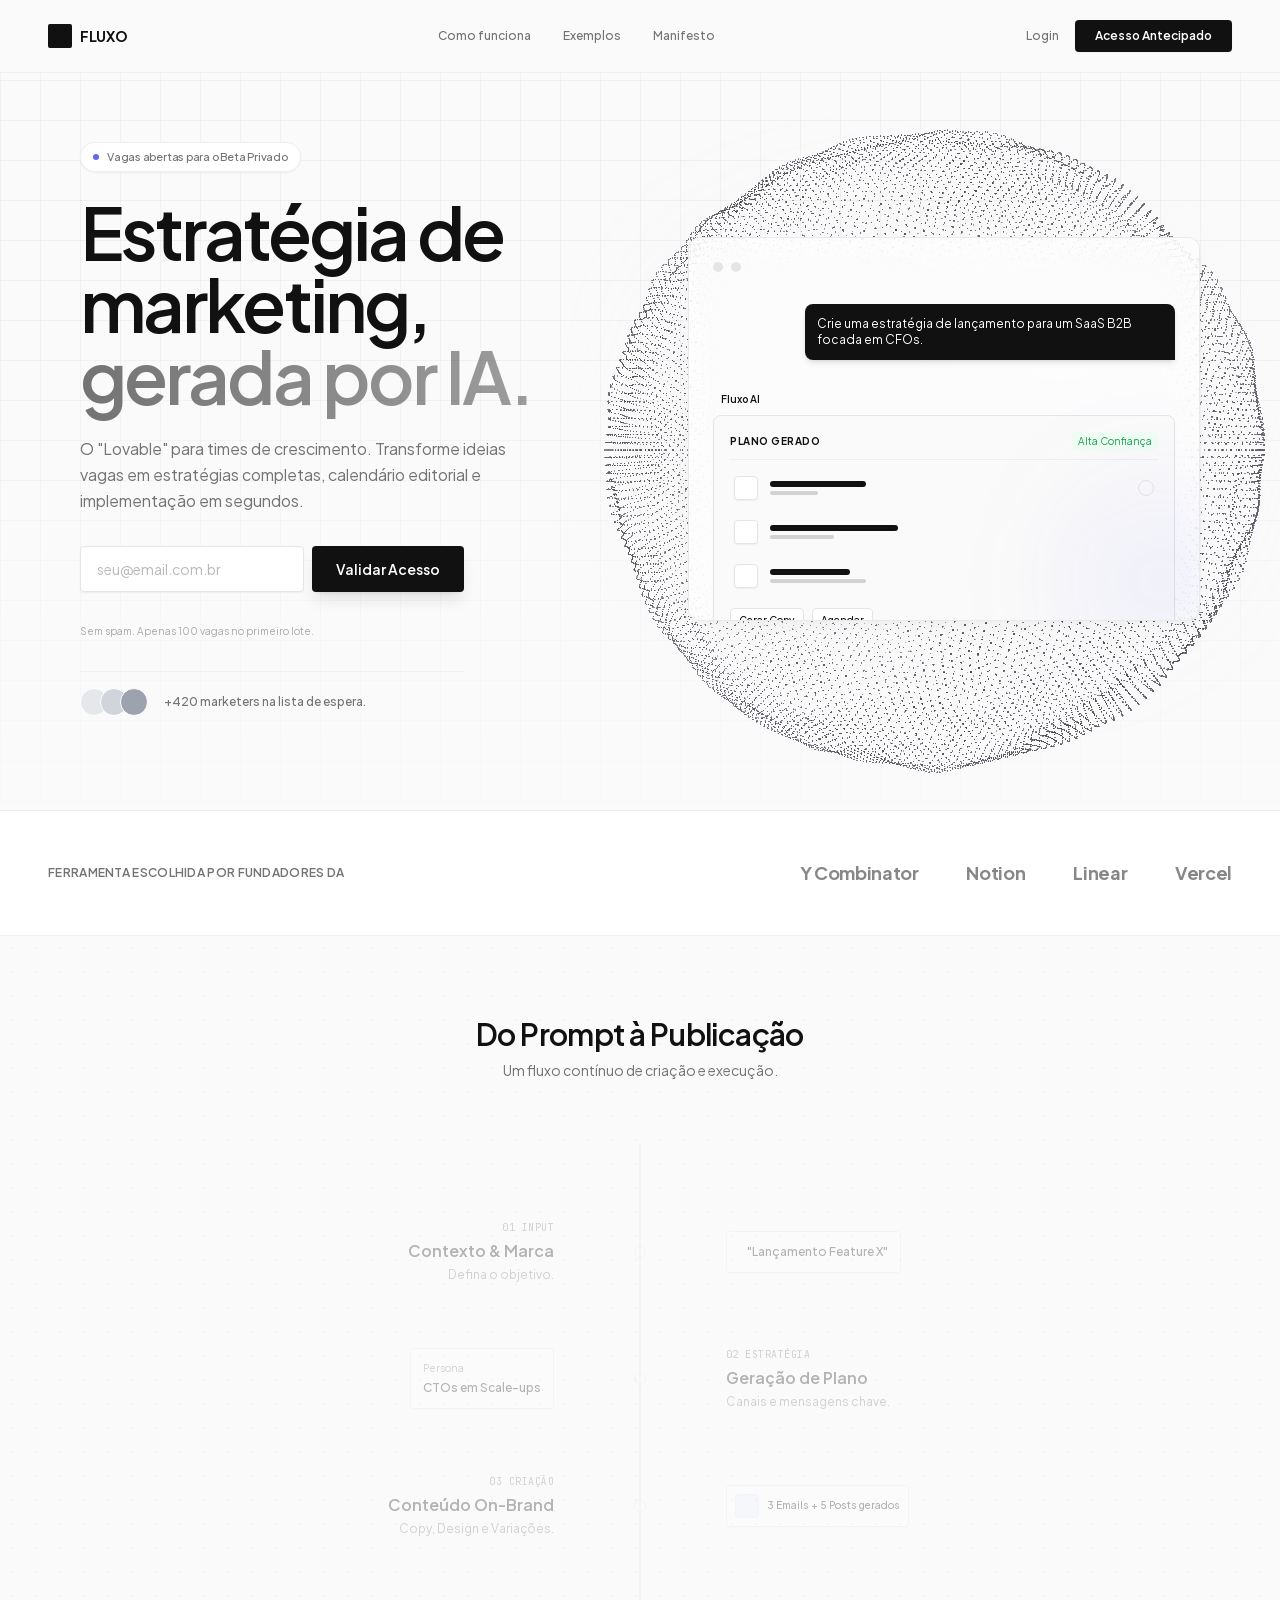
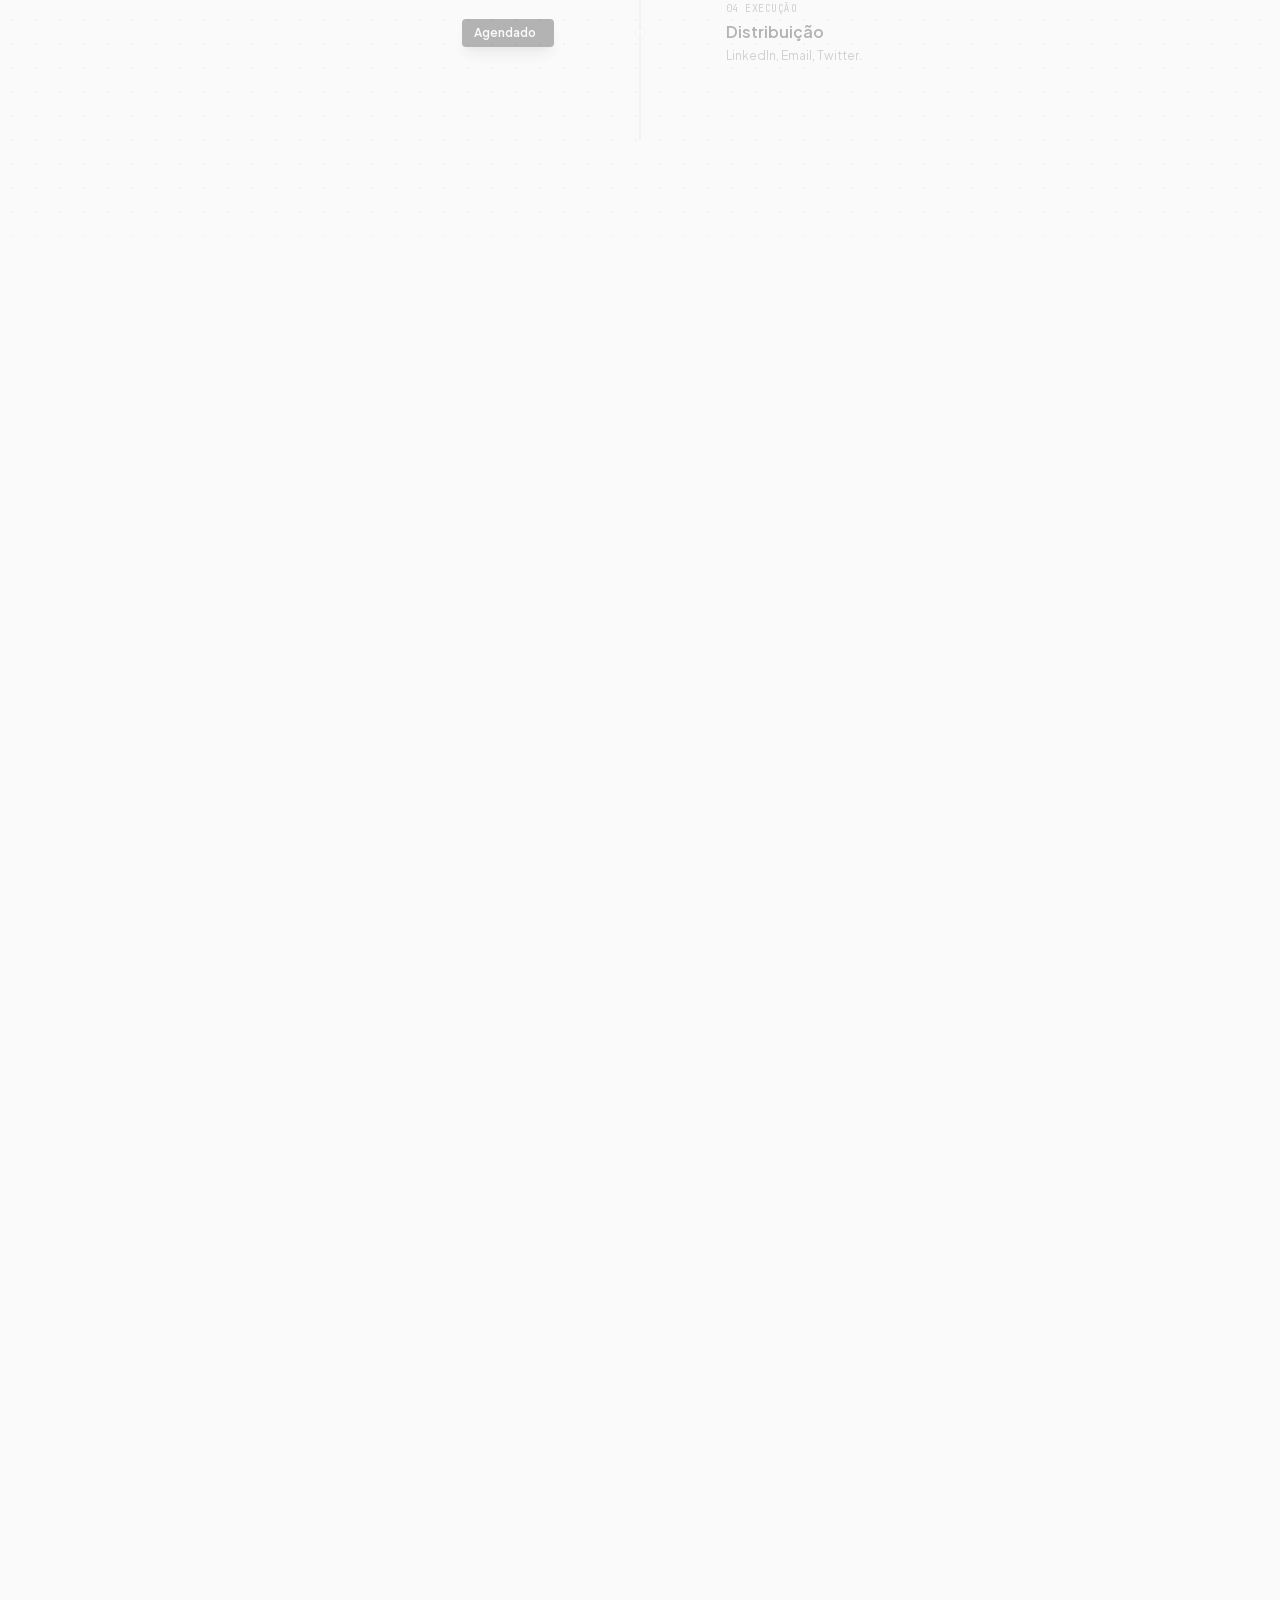
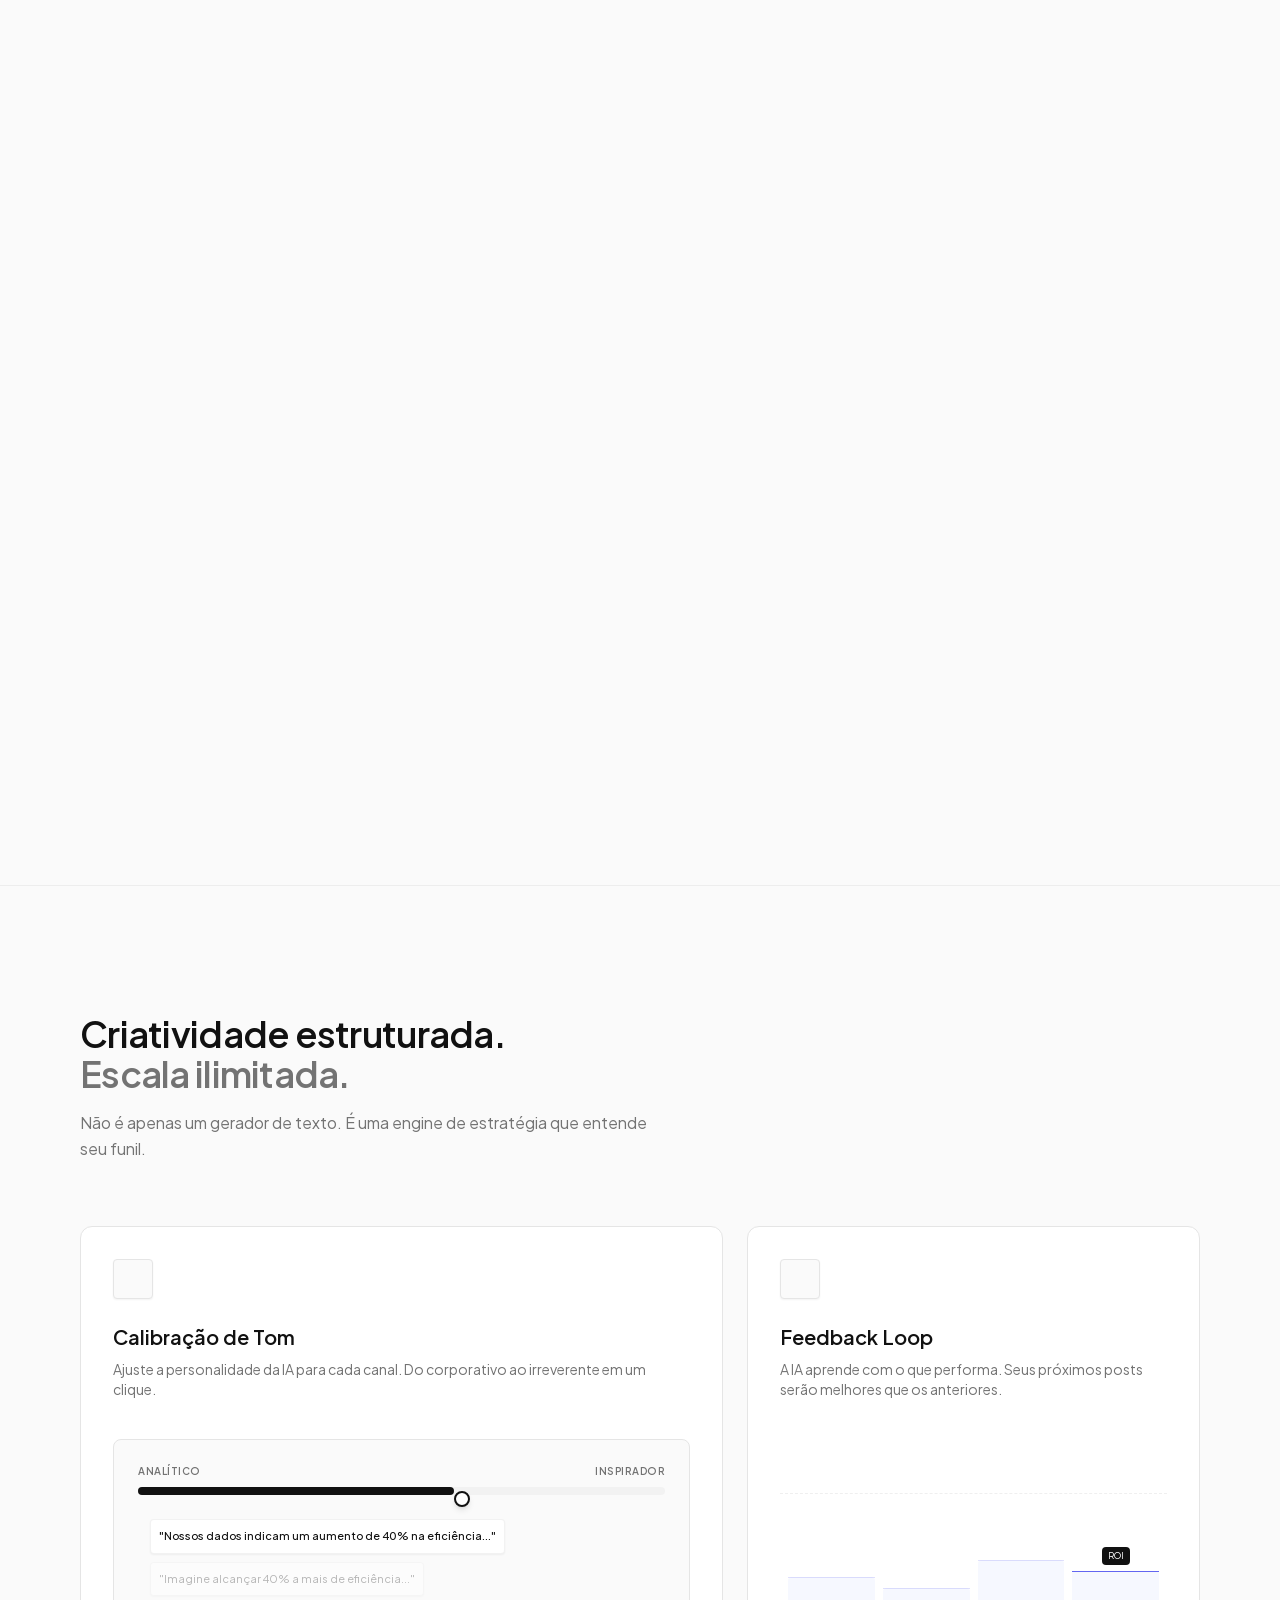
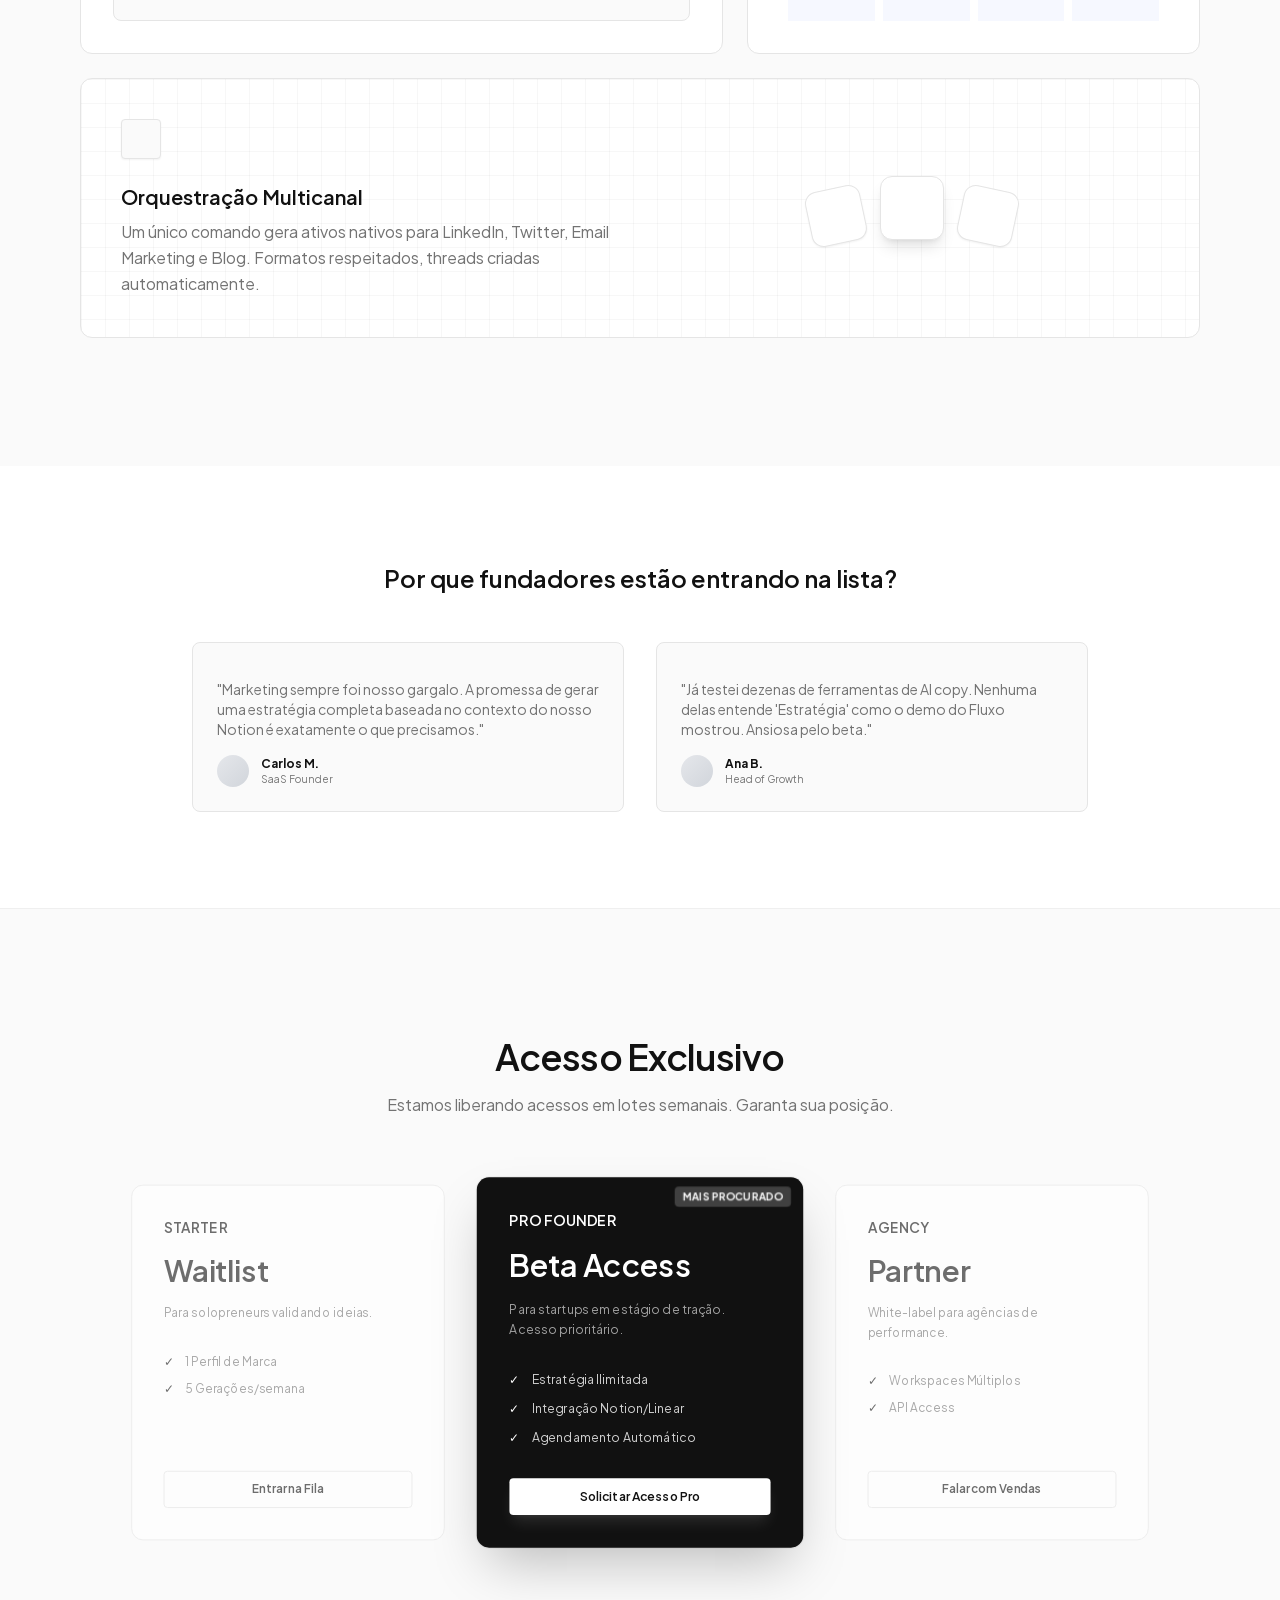
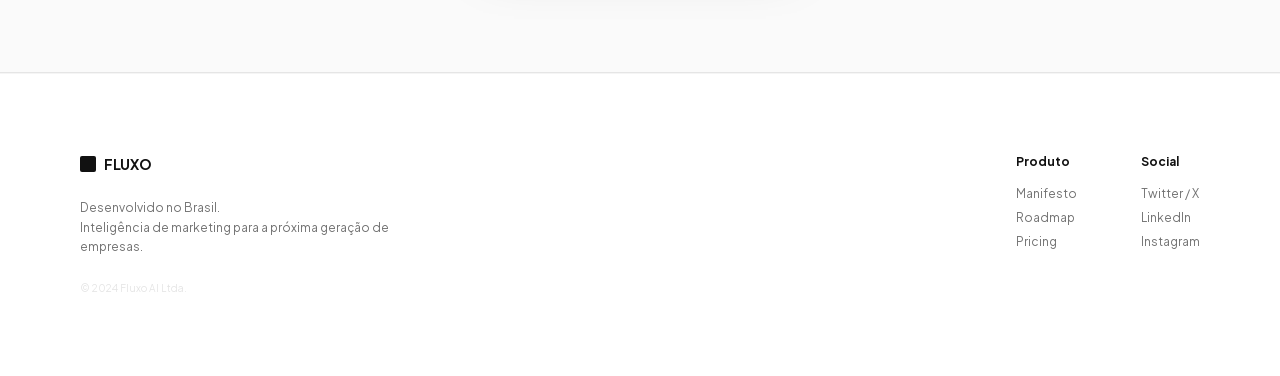
<file: ai-marketing-56.aura.build/index.html>
<html lang="pt-BR"><head>
<script id="aura-supabase-token-firewall">(function () {
  if (window.__AURA_SUPABASE_FIREWALL__) return;
  window.__AURA_SUPABASE_FIREWALL__ = true;

  var SUPABASE_HOST = "hoirqrkdgbmvpwutwuwj.supabase.co";
  var BLOCKED_KEY_PATTERNS = [
    /^sb-[a-z0-9-]+-auth-token$/i,
    /^supabase\.auth\.token$/i
  ];

  function isBlockedStorageKey(key) {
    if (typeof key !== "string") return false;
    for (var i = 0; i < BLOCKED_KEY_PATTERNS.length; i++) {
      if (BLOCKED_KEY_PATTERNS[i].test(key)) return true;
    }
    return false;
  }

  function toAbsoluteUrl(input) {
    try {
      return new URL(input, window.location.href);
    } catch {
      return null;
    }
  }

  function isSupabaseDestination(input) {
    var parsed = toAbsoluteUrl(input);
    if (!parsed) return false;
    if (SUPABASE_HOST && parsed.host === SUPABASE_HOST) return true;
    return parsed.host.endsWith(".supabase.co");
  }

  function pathLooksSensitive(input) {
    var parsed = toAbsoluteUrl(input);
    if (!parsed) return false;
    return /^\/(auth|rest|functions)\/v1\//.test(parsed.pathname || "");
  }

  function headersContainAuth(headersLike) {
    if (!headersLike) return false;

    try {
      if (typeof Headers !== "undefined" && headersLike instanceof Headers) {
        return !!(headersLike.get("authorization") || headersLike.get("apikey"));
      }
    } catch {}

    if (Array.isArray(headersLike)) {
      for (var i = 0; i < headersLike.length; i++) {
        var pair = headersLike[i] || [];
        var name = String(pair[0] || "").toLowerCase();
        if (name === "authorization" || name === "apikey") return true;
      }
      return false;
    }

    if (typeof headersLike === "object") {
      var keys = Object.keys(headersLike);
      for (var j = 0; j < keys.length; j++) {
        var k = keys[j].toLowerCase();
        if (k === "authorization" || k === "apikey") return true;
      }
    }
    return false;
  }

  function requestLooksSensitive(input, init, extraHeaders) {
    var url = "";
    try {
      if (typeof input === "string") {
        url = input;
      } else if (input && typeof input.url === "string") {
        url = input.url;
      }
    } catch {}

    var headers =
      (init && init.headers) ||
      (input && input.headers) ||
      extraHeaders ||
      null;
    var hasAuthHeaders = headersContainAuth(headers);
    if (hasAuthHeaders) return true;

    if (!url) return false;
    if (isSupabaseDestination(url) && pathLooksSensitive(url)) return true;
    return false;
  }

  function patchStorage(storage, storageName) {
    if (!storage) return;
    var proto = Object.getPrototypeOf(storage);
    if (!proto || proto.__auraSupabaseFirewallPatched) return;

    var rawGetItem = proto.getItem;
    var rawSetItem = proto.setItem;
    var rawRemoveItem = proto.removeItem;
    var rawKey = proto.key;
    var rawLengthDescriptor = Object.getOwnPropertyDescriptor(proto, "length");
    var rawLengthGet = rawLengthDescriptor && rawLengthDescriptor.get;

    function getRawLength(instance) {
      try {
        if (rawLengthGet) return Number(rawLengthGet.call(instance) || 0);
      } catch {}
      try {
        return Number(instance.length || 0);
      } catch {}
      return 0;
    }

    function getVisibleKeys(instance) {
      var visible = [];
      var total = getRawLength(instance);
      for (var i = 0; i < total; i++) {
        var currentKey = rawKey.call(instance, i);
        if (currentKey && !isBlockedStorageKey(currentKey)) {
          visible.push(currentKey);
        }
      }
      return visible;
    }

    function maskBlockedKeyProperty(instance, keyName) {
      if (!keyName || !isBlockedStorageKey(keyName)) return;
      try {
        Object.defineProperty(instance, keyName, {
          configurable: true,
          enumerable: false,
          get: function () {
            return null;
          },
          set: function () {
            return true;
          }
        });
      } catch {}
    }

    function syncBlockedKeyProperties(instance) {
      var total = getRawLength(instance);
      for (var i = 0; i < total; i++) {
        var k = rawKey.call(instance, i);
        if (k) maskBlockedKeyProperty(instance, k);
      }
    }

    proto.getItem = function (key) {
      syncBlockedKeyProperties(this);
      if (isBlockedStorageKey(String(key))) return null;
      return rawGetItem.call(this, key);
    };

    proto.setItem = function (key, value) {
      if (isBlockedStorageKey(String(key))) return;
      return rawSetItem.call(this, key, value);
    };

    proto.removeItem = function (key) {
      if (isBlockedStorageKey(String(key))) return;
      return rawRemoveItem.call(this, key);
    };

    proto.key = function (index) {
      syncBlockedKeyProperties(this);
      var visible = getVisibleKeys(this);
      return visible[index] || null;
    };

    try {
      Object.defineProperty(proto, "length", {
        configurable: true,
        enumerable: false,
        get: function () {
          syncBlockedKeyProperties(this);
          return getVisibleKeys(this).length;
        }
      });
    } catch {}

    var proxyStorage = null;
    try {
      proxyStorage = new Proxy(storage, {
        get: function (target, prop) {
          if (typeof prop === "string" && isBlockedStorageKey(prop)) return null;
          if (prop === "length") return getVisibleKeys(target).length;
          if (prop === "key") {
            return function (index) {
              var visible = getVisibleKeys(target);
              return visible[index] || null;
            };
          }

          var value = target[prop];
          if (typeof value === "function") return value.bind(target);
          return value;
        },
        set: function (target, prop, value) {
          if (typeof prop === "string" && isBlockedStorageKey(prop)) return true;
          target[prop] = value;
          return true;
        },
        has: function (target, prop) {
          if (typeof prop === "string" && isBlockedStorageKey(prop)) return false;
          return prop in target;
        },
        ownKeys: function (target) {
          return getVisibleKeys(target);
        },
        getOwnPropertyDescriptor: function (target, prop) {
          if (typeof prop === "string" && isBlockedStorageKey(prop)) {
            return undefined;
          }
          if (prop === "length") {
            return {
              configurable: true,
              enumerable: false,
              value: getVisibleKeys(target).length,
              writable: false
            };
          }
          return Object.getOwnPropertyDescriptor(target, prop);
        }
      });
    } catch {}

    try {
      if (proxyStorage) {
        Object.defineProperty(window, storageName, {
          configurable: true,
          enumerable: true,
          get: function () {
            return proxyStorage;
          }
        });
      }
    } catch {}

    syncBlockedKeyProperties(storage);
    proto.__auraSupabaseFirewallPatched = true;
  }

  function patchCookieAccess() {
    try {
      var cookieDescriptor = Object.getOwnPropertyDescriptor(Document.prototype, "cookie");
      if (!cookieDescriptor || !cookieDescriptor.configurable) return;

      Object.defineProperty(document, "cookie", {
        configurable: true,
        enumerable: false,
        get: function () {
          return "";
        },
        set: function () {
          return true;
        }
      });
    } catch {}
  }

  function patchFetch() {
    if (typeof window.fetch !== "function") return;
    var rawFetch = window.fetch.bind(window);
    window.fetch = function (input, init) {
      if (requestLooksSensitive(input, init, null)) {
        return Promise.reject(new Error("Blocked by Aura security policy"));
      }
      return rawFetch(input, init);
    };
  }

  function patchXHR() {
    if (typeof XMLHttpRequest === "undefined") return;
    var rawOpen = XMLHttpRequest.prototype.open;
    var rawSetHeader = XMLHttpRequest.prototype.setRequestHeader;
    var rawSend = XMLHttpRequest.prototype.send;

    XMLHttpRequest.prototype.open = function (method, url) {
      this.__auraRequestUrl = String(url || "");
      this.__auraHeaders = {};
      return rawOpen.apply(this, arguments);
    };

    XMLHttpRequest.prototype.setRequestHeader = function (name, value) {
      if (!this.__auraHeaders) this.__auraHeaders = {};
      this.__auraHeaders[String(name || "").toLowerCase()] = String(value || "");
      return rawSetHeader.apply(this, arguments);
    };

    XMLHttpRequest.prototype.send = function () {
      if (requestLooksSensitive(this.__auraRequestUrl || "", null, this.__auraHeaders || null)) {
        throw new Error("Blocked by Aura security policy");
      }
      return rawSend.apply(this, arguments);
    };
  }

  function patchBeacon() {
    if (typeof navigator.sendBeacon !== "function") return;
    var rawBeacon = navigator.sendBeacon.bind(navigator);
    navigator.sendBeacon = function (url, data) {
      if (requestLooksSensitive(url, null, null)) return false;
      return rawBeacon(url, data);
    };
  }

  function patchWebSocket() {
    if (typeof WebSocket === "undefined") return;
    var RawWebSocket = WebSocket;
    window.WebSocket = function (url, protocols) {
      if (requestLooksSensitive(String(url || ""), null, null)) {
        throw new Error("Blocked by Aura security policy");
      }
      return new RawWebSocket(url, protocols);
    };
    window.WebSocket.prototype = RawWebSocket.prototype;
  }

  patchStorage(window.localStorage, "localStorage");
  patchStorage(window.sessionStorage, "sessionStorage");
  patchCookieAccess();
  patchFetch();
  patchXHR();
  patchBeacon();
  patchWebSocket();
})();</script><meta charset="utf-8"/>
<meta content="width=device-width, initial-scale=1.0" name="viewport"/>
<title>Fluxo | O "Lovable" para Estratégia de Marketing</title>
<!-- Fonts -->
<link href="https://fonts.googleapis.com" rel="preconnect"/>
<link crossorigin="" href="https://fonts.gstatic.com" rel="preconnect"/>
<link href="assets/css2_7d028f1edcf5.css" rel="stylesheet"/>
<!-- Tailwind & Icons -->
<script src="assets/resource_3fa48481346f.es"></script>
<script src="assets/iconify-icon_e19829e7f0e8.js"></script>
<script src="assets/three_0c6c900ec0e1.js"></script>
<script>
document.addEventListener('DOMContentLoaded', () => {
// Interaction logic for pricing cards
const cards = ['tier-starter', 'tier-pro', 'tier-agency'];
function updateState(selectedId) {
cards.forEach(id => {
const card = document.getElementById(id);
if (!card) return;
const isSelected = id === selectedId;
if (isSelected) {
card.classList.add('scale-[1.02]', 'shadow-2xl', 'z-10', 'ring-1', 'ring-obsidian/5', 'opacity-100');
card.classList.remove('scale-[0.98]', 'opacity-60', 'hover:shadow-xl');
if (id !== 'tier-pro') {
card.classList.add('border-obsidian');
card.classList.remove('border-border');
}
} else {
card.classList.remove('scale-[1.02]', 'shadow-2xl', 'z-10', 'border-obsidian', 'ring-1', 'ring-obsidian/5', 'opacity-100');
card.classList.add('border-border', 'opacity-60', 'scale-[0.98]');
}
});
}
cards.forEach(id => {
const card = document.getElementById(id);
if (card) {
card.addEventListener('click', () => updateState(id));
card.addEventListener('mouseenter', () => {
if (card.classList.contains('opacity-60')) {
card.classList.remove('opacity-60');
card.classList.add('opacity-90');
}
});
card.addEventListener('mouseleave', () => {
const isSelected = card.classList.contains('z-10');
if (!isSelected) {
card.classList.remove('opacity-90');
card.classList.add('opacity-60');
}
});
}
});
updateState('tier-pro');
});
</script>
<script>
tailwind.config = {
theme: {
extend: {
fontFamily: {
sans: ['"Plus Jakarta Sans"', 'Inter', 'sans-serif'],
mono: ['"JetBrains Mono"', 'monospace'],
},
colors: {
canvas: '#FAFAFA',
surface: '#FFFFFF',
obsidian: '#111111',
subtle: '#737373',
border: '#E5E5E5',
},
letterSpacing: {
tight: '-0.02em',
tighter: '-0.04em',
}
}
}
}
</script>
<style>
html { scroll-behavior: smooth; }
body { margin: 0; background-color: #FAFAFA; color: #111111; -webkit-font-smoothing: antialiased; overflow-x: hidden; }
.technical-grid {
background-size: 40px 40px;
background-image: linear-gradient(to right, rgba(0, 0, 0, 0.04) 1px, transparent 1px), linear-gradient(to bottom, rgba(0, 0, 0, 0.04) 1px, transparent 1px);
mask-image: linear-gradient(to bottom, black 30%, transparent 100%);
}
.premium-card {
background: #FFFFFF; border: 1px solid #EAEAEA;
box-shadow: 0 2px 4px rgba(0,0,0,0.02), 0 8px 16px -4px rgba(0,0,0,0.04);
transition: all 0.3s cubic-bezier(0.2, 0.8, 0.2, 1);
}
.premium-card:hover {
transform: translateY(-2px);
box-shadow: 0 4px 8px rgba(0,0,0,0.03), 0 12px 24px -6px rgba(0,0,0,0.06);
border-color: #D4D4D4;
}
@keyframes shimmer { 100% { transform: translateX(100%); } }
.shimmer-layer { transform: translateX(-100%); }
.group:hover .shimmer-layer { animation: shimmer 1.5s cubic-bezier(0.4, 0, 0.2, 1) infinite; }
.pricing-transition { transition: all 500ms cubic-bezier(0.22, 1, 0.36, 1); will-change: transform, opacity, box-shadow; }
</style><style data-scroll-fix="true">
        /* Scroll fixes for offline viewing */
        html, body {
            overflow: auto !important;
            overflow-x: hidden !important;
            height: auto !important;
            min-height: 100% !important;
            scroll-behavior: auto !important;
            opacity: 1 !important;
            visibility: visible !important;
        }
        
        /* Force visibility - many sites use JS animations for initial display */
        body, .wrapper, main, #__next, #app, .page, .content {
            opacity: 1 !important;
            visibility: visible !important;
            transform: none !important;
        }
        
        /* Disable loader/preloader overlays */
        .loader, .preloader, .loading, [class*="loader"], [class*="preloader"] {
            display: none !important;
            opacity: 0 !important;
        }
        
        /* Show elements that might be hidden for animation */
        .word-inner, .char, .line, [data-aos], [data-scroll],
        .hero-text span, .hero-fade, [class*="hero"] span {
            opacity: 1 !important;
            transform: none !important;
            visibility: visible !important;
        }
        
        /* Reset Tailwind animation utility classes */
        .translate-y-full, .translate-x-full, .-translate-y-full, .-translate-x-full,
        .translate-y-1\/2, .-translate-y-1\/2, .translate-y-\[100\%\], .translate-y-\[110\%\] {
            transform: none !important;
        }
        
        /* Force visibility on common hidden-for-animation patterns */
        .opacity-0, [class*="opacity-0"] {
            opacity: 1 !important;
        }
        
        /* Reset scale transforms used for animations */
        .scale-0, .scale-50, .scale-75 {
            transform: none !important;
        }
        
        html.lenis, html.lenis-smooth, 
        body.lenis, body.lenis-smooth,
        .lenis-wrapper, .lenis-content,
        [data-lenis-prevent], [data-scroll-container] {
            overflow: visible !important;
            height: auto !important;
        }
        
        /* Fix flex containers that might cut off content */
        body.flex.items-center,
        body.flex.justify-center {
            align-items: flex-start !important;
            min-height: 100vh;
            height: auto !important;
        }
        
        /* Ensure main content scrolls */
        main, #__next, #__nuxt, #app, .main-content {
            overflow: visible !important;
            height: auto !important;
        }
        </style></head>
<body class="w-full relative bg-canvas">
<!-- Fixed Backgrounds -->
<div class="fixed inset-0 z-0 technical-grid pointer-events-none"></div>
<div class="fixed inset-0 z-0 opacity-80" id="canvas-container"></div>
<!-- Navigation -->
<header class="fixed top-0 left-0 right-0 z-50 w-full px-6 py-5 md:px-12 flex justify-between items-center bg-canvas/90 backdrop-blur-md border-b border-border/50 transition-all duration-300">
<div class="flex items-center gap-2">
<div class="w-6 h-6 bg-obsidian text-white flex items-center justify-center rounded-sm">
<iconify-icon icon="solar:infinity-bold" width="16"></iconify-icon>
</div>
<span class="font-sans text-sm font-bold tracking-tight text-obsidian uppercase">Fluxo</span>
</div>
<nav class="hidden md:flex items-center gap-8">
<a class="font-sans text-xs font-medium text-subtle hover:text-obsidian transition-colors" href="#como-funciona">Como funciona</a>
<a class="font-sans text-xs font-medium text-subtle hover:text-obsidian transition-colors" href="#exemplos">Exemplos</a>
<a class="font-sans text-xs font-medium text-subtle hover:text-obsidian transition-colors" href="#manifesto">Manifesto</a>
</nav>
<div class="flex items-center gap-4">
<a class="hidden md:block font-sans text-xs font-medium text-subtle hover:text-obsidian transition-colors" href="#">Login</a>
<button class="group relative isolate overflow-hidden bg-obsidian text-white text-xs font-semibold px-5 py-2 rounded shadow-sm ring-1 ring-white/10 transition-all duration-300 hover:scale-[1.02] hover:shadow-lg focus:outline-none focus:ring-2 focus:ring-obsidian/20">
<div class="shimmer-layer absolute inset-0 bg-gradient-to-r from-transparent via-white/20 to-transparent z-10"></div>
<span class="relative z-20">Acesso Antecipado</span>
</button>
</div>
</header>
<!-- Content Wrapper -->
<div class="z-10 flex flex-col w-full relative">
<!-- HERO SECTION -->
<section class="relative min-h-[90vh] flex flex-col lg:flex-row items-center justify-between px-6 md:px-12 lg:px-20 pt-32 pb-20 gap-16">
<div class="max-w-2xl space-y-8 relative z-10">
<div class="space-y-6">
<div class="inline-flex items-center gap-2 px-3 py-1.5 rounded-full bg-white border border-border/60 shadow-sm backdrop-blur-sm">
<span class="w-1.5 h-1.5 rounded-full bg-indigo-500 animate-pulse"></span>
<span class="font-sans text-[11px] font-medium text-subtle tracking-tight">Vagas abertas para o Beta Privado</span>
</div>
<h1 class="font-sans text-5xl md:text-7xl font-semibold tracking-tighter text-obsidian leading-[0.95]"> 
                Estratégia de marketing, <br/>
<span class="text-subtle bg-clip-text text-transparent bg-gradient-to-r from-subtle to-obsidian/40">gerada por IA.</span>
</h1>
<p class="max-w-md font-sans text-base text-subtle leading-relaxed"> 
                O "Lovable" para times de crescimento. Transforme ideias vagas em estratégias completas, calendário editorial e implementação em segundos.
            </p>
</div>
<!-- Validation Form -->
<form class="max-w-sm flex flex-col sm:flex-row gap-2" onsubmit="event.preventDefault();">
<input class="flex-1 bg-white border border-border rounded px-4 py-3 text-sm text-obsidian placeholder-subtle/50 focus:outline-none focus:ring-2 focus:ring-obsidian/10 focus:border-obsidian transition-all shadow-sm" placeholder="seu@email.com.br" type="email"/>
<button class="bg-obsidian text-white px-6 py-3 rounded text-sm font-semibold hover:bg-black transition-colors shadow-lg shadow-obsidian/10 whitespace-nowrap" type="submit">
                Validar Acesso
            </button>
</form>
<p class="text-[10px] text-subtle/60">Sem spam. Apenas 100 vagas no primeiro lote.</p>
<!-- Social Proof Text -->
<div class="flex items-center gap-4 pt-4 border-t border-border/40 max-w-sm">
<div class="flex -space-x-2">
<div class="w-7 h-7 rounded-full border border-white bg-gray-200"></div>
<div class="w-7 h-7 rounded-full border border-white bg-gray-300"></div>
<div class="w-7 h-7 rounded-full border border-white bg-gray-400"></div>
</div>
<span class="text-xs font-medium text-subtle">+420 marketers na lista de espera.</span>
</div>
</div>
<!-- Visual -->
<div class="relative w-full max-w-lg aspect-square lg:aspect-[4/3] flex items-center justify-center">
<div class="absolute inset-0 bg-gradient-to-tr from-canvas via-indigo-500/5 to-canvas opacity-50 blur-3xl"></div>
<div class="premium-card w-full h-full p-6 relative overflow-hidden rounded-xl bg-white/80 backdrop-blur-xl">
<!-- Window Controls -->
<div class="flex gap-2 mb-6">
<div class="w-2.5 h-2.5 rounded-full bg-border"></div>
<div class="w-2.5 h-2.5 rounded-full bg-border"></div>
</div>
<!-- UI Mockup: Chat/Generative Interface -->
<div class="flex flex-col h-full relative">
<!-- Chat Message 1 (User) -->
<div class="self-end max-w-[80%] mb-6 transform translate-y-2 opacity-0 animate-[fadeInUp_0.5s_ease-out_forwards]">
<div class="bg-obsidian text-white text-xs p-3 rounded-l-lg rounded-tr-lg shadow-md">
                        Crie uma estratégia de lançamento para um SaaS B2B focada em CFOs.
                    </div>
</div>
<!-- Chat Message 2 (AI) -->
<div class="self-start w-full transform translate-y-4 opacity-0 animate-[fadeInUp_0.5s_ease-out_0.5s_forwards]">
<div class="flex items-center gap-2 mb-2">
<iconify-icon class="text-indigo-600" icon="solar:stars-minimalistic-linear"></iconify-icon>
<span class="text-[10px] font-semibold text-obsidian">Fluxo AI</span>
</div>
<div class="bg-canvas border border-border p-4 rounded-r-lg rounded-tl-lg shadow-sm space-y-4">
<!-- Generated Plan Visual -->
<div class="space-y-3">
<div class="flex items-center justify-between border-b border-border/50 pb-2">
<span class="text-[10px] font-bold text-obsidian uppercase tracking-wider">Plano Gerado</span>
<span class="text-[10px] text-green-600 bg-green-50 px-1.5 py-0.5 rounded">Alta Confiança</span>
</div>
<!-- Item 1 -->
<div class="flex gap-3 items-center group cursor-pointer hover:bg-gray-50 p-1 rounded transition-colors">
<div class="w-6 h-6 rounded flex items-center justify-center bg-white border border-border shadow-sm text-indigo-600">
<iconify-icon icon="solar:target-linear" width="14"></iconify-icon>
</div>
<div class="flex-1">
<div class="h-1.5 w-24 bg-obsidian rounded-full mb-1"></div>
<div class="h-1 w-12 bg-subtle/30 rounded-full"></div>
</div>
<div class="w-4 h-4 rounded-full border border-border flex items-center justify-center">
<iconify-icon class="text-subtle opacity-0 group-hover:opacity-100" icon="solar:check-read-linear" width="10"></iconify-icon>
</div>
</div>
<!-- Item 2 -->
<div class="flex gap-3 items-center group cursor-pointer hover:bg-gray-50 p-1 rounded transition-colors">
<div class="w-6 h-6 rounded flex items-center justify-center bg-white border border-border shadow-sm text-purple-600">
<iconify-icon icon="solar:calendar-linear" width="14"></iconify-icon>
</div>
<div class="flex-1">
<div class="h-1.5 w-32 bg-obsidian rounded-full mb-1"></div>
<div class="h-1 w-16 bg-subtle/30 rounded-full"></div>
</div>
</div>
<!-- Item 3 -->
<div class="flex gap-3 items-center group cursor-pointer hover:bg-gray-50 p-1 rounded transition-colors">
<div class="w-6 h-6 rounded flex items-center justify-center bg-white border border-border shadow-sm text-blue-600">
<iconify-icon icon="solar:pen-new-square-linear" width="14"></iconify-icon>
</div>
<div class="flex-1">
<div class="h-1.5 w-20 bg-obsidian rounded-full mb-1"></div>
<div class="h-1 w-24 bg-subtle/30 rounded-full"></div>
</div>
</div>
</div>
<div class="flex gap-2 mt-2">
<button class="text-[10px] font-medium border border-border px-2 py-1 rounded bg-white hover:bg-gray-50 transition-colors">Gerar Copy</button>
<button class="text-[10px] font-medium border border-border px-2 py-1 rounded bg-white hover:bg-gray-50 transition-colors">Agendar</button>
</div>
</div>
</div>
</div>
<!-- Floating Elements -->
<div class="absolute -bottom-10 -right-10 w-40 h-40 bg-indigo-500/10 blur-3xl rounded-full pointer-events-none"></div>
</div>
</div>
</section>
<!-- LOGOS -->
<section class="border-y border-border/60 py-12 bg-white">
<div class="max-w-7xl mx-auto px-6 md:px-12 flex flex-col md:flex-row items-center justify-between gap-8">
<p class="text-xs font-semibold text-subtle whitespace-nowrap md:w-auto w-full text-center md:text-left tracking-wide"> 
            FERRAMENTA ESCOLHIDA POR FUNDADORES DA
        </p>
<div class="flex flex-wrap justify-center md:justify-end gap-x-10 gap-y-6 opacity-50 grayscale hover:grayscale-0 transition-all duration-500">
<span class="font-sans text-lg font-bold text-obsidian tracking-tight flex items-center gap-2">
<iconify-icon icon="simple-icons:ycombinator" width="20"></iconify-icon> Y Combinator
            </span>
<span class="font-sans text-lg font-bold text-obsidian tracking-tight flex items-center gap-2">
<iconify-icon icon="simple-icons:notion" width="20"></iconify-icon> Notion
            </span>
<span class="font-sans text-lg font-bold text-obsidian tracking-tight flex items-center gap-2">
<iconify-icon icon="simple-icons:linear" width="20"></iconify-icon> Linear
            </span>
<span class="font-sans text-lg font-bold text-obsidian tracking-tight flex items-center gap-2">
<iconify-icon icon="simple-icons:vercel" width="20"></iconify-icon> Vercel
            </span>
</div>
</div>
</section>
<!-- LIFECYCLE SCROLL SECTION -->
<section class="relative w-full bg-canvas border-b border-border/60" id="como-funciona" style="height: 350vh;">
<div class="sticky top-0 left-0 w-full h-screen overflow-hidden flex flex-col items-center justify-center">
<div class="absolute inset-0 bg-[radial-gradient(#00000008_1px,transparent_1px)] [background-size:24px_24px] pointer-events-none"></div>
<div class="max-w-4xl w-full px-6 md:px-12 relative z-10 flex flex-col items-center h-full py-20">
<div class="text-center mb-12 shrink-0 opacity-0 transition-opacity duration-700" id="lifecycle-header">
<h2 class="font-sans text-2xl md:text-3xl font-semibold text-obsidian tracking-tight mb-2"> 
                    Do Prompt à Publicação 
                </h2>
<p class="text-subtle text-sm max-w-md mx-auto"> 
                    Um fluxo contínuo de criação e execução.
                </p>
</div>
<div class="relative w-full max-w-2xl flex-1 flex flex-col justify-center my-auto">
<!-- Line -->
<div class="absolute left-1/2 top-4 bottom-4 w-px bg-border/60 -translate-x-1/2"></div>
<div class="absolute left-1/2 top-4 w-px bg-obsidian -translate-x-1/2 transition-all duration-75 ease-linear h-0 max-h-[calc(100%-2rem)]" id="lifecycle-line"></div>
<div class="space-y-16 py-8 relative">
<!-- Step 1 -->
<div class="lifecycle-step group flex items-center justify-between w-full opacity-30 transition-all duration-500" data-threshold="0.1">
<div class="w-[42%] text-right pr-8">
<span class="font-mono text-[10px] text-subtle uppercase tracking-wider block mb-1"> 01 Input </span>
<h3 class="font-sans text-base font-semibold text-obsidian"> Contexto &amp; Marca </h3>
<p class="text-xs text-subtle mt-1 hidden md:block"> Defina o objetivo. </p>
</div>
<div class="relative shrink-0 z-10">
<div class="w-3 h-3 rounded-full border border-border bg-canvas group-[.active]:border-obsidian group-[.active]:bg-obsidian transition-colors duration-300"></div>
</div>
<div class="w-[42%] pl-8">
<div class="bg-white border border-border p-3 rounded shadow-sm inline-block">
<div class="flex items-center gap-2">
<iconify-icon class="text-subtle" icon="solar:chat-round-line-linear"></iconify-icon>
<span class="text-xs font-medium text-obsidian"> "Lançamento Feature X" </span>
</div>
</div>
</div>
</div>
<!-- Step 2 -->
<div class="lifecycle-step group flex items-center justify-between w-full opacity-30 transition-all duration-500" data-threshold="0.3">
<div class="w-[42%] text-right pr-8">
<div class="bg-white border border-border p-3 rounded shadow-sm inline-block text-left">
<span class="text-[10px] text-subtle block mb-1"> Persona </span>
<span class="text-xs font-medium text-obsidian"> CTOs em Scale-ups </span>
</div>
</div>
<div class="relative shrink-0 z-10">
<div class="w-3 h-3 rounded-full border border-border bg-canvas group-[.active]:border-obsidian group-[.active]:bg-obsidian transition-colors duration-300"></div>
</div>
<div class="w-[42%] pl-8">
<span class="font-mono text-[10px] text-subtle uppercase tracking-wider block mb-1"> 02 Estratégia </span>
<h3 class="font-sans text-base font-semibold text-obsidian"> Geração de Plano </h3>
<p class="text-xs text-subtle mt-1 hidden md:block"> Canais e mensagens chave. </p>
</div>
</div>
<!-- Step 3 -->
<div class="lifecycle-step group flex items-center justify-between w-full opacity-30 transition-all duration-500" data-threshold="0.5">
<div class="w-[42%] text-right pr-8">
<span class="font-mono text-[10px] text-subtle uppercase tracking-wider block mb-1"> 03 Criação </span>
<h3 class="font-sans text-base font-semibold text-obsidian"> Conteúdo On-Brand </h3>
<p class="text-xs text-subtle mt-1 hidden md:block"> Copy, Design e Variações. </p>
</div>
<div class="relative shrink-0 z-10">
<div class="w-3 h-3 rounded-full border border-border bg-canvas group-[.active]:border-obsidian group-[.active]:bg-obsidian transition-colors duration-300"></div>
</div>
<div class="w-[42%] pl-8">
<div class="bg-white border border-border p-2 rounded shadow-sm inline-flex items-center gap-2">
<div class="w-6 h-6 bg-indigo-50 rounded flex items-center justify-center border border-indigo-100">
<iconify-icon class="text-indigo-600" icon="solar:magic-stick-3-linear"></iconify-icon>
</div>
<div class="text-[10px] font-medium"> 3 Emails + 5 Posts gerados </div>
</div>
</div>
</div>
<!-- Step 4 -->
<div class="lifecycle-step group flex items-center justify-between w-full opacity-30 transition-all duration-500" data-threshold="0.75">
<div class="w-[42%] text-right pr-8">
<span class="inline-flex items-center gap-1.5 px-3 py-1.5 rounded bg-obsidian text-white text-xs font-semibold shadow-lg shadow-obsidian/20">
<span>Agendado</span>
<iconify-icon icon="solar:clock-circle-linear" width="12"></iconify-icon>
</span>
</div>
<div class="relative shrink-0 z-10">
<div class="w-3 h-3 rounded-full border border-border bg-canvas group-[.active]:border-obsidian group-[.active]:bg-obsidian transition-colors duration-300"></div>
</div>
<div class="w-[42%] pl-8">
<span class="font-mono text-[10px] text-subtle uppercase tracking-wider block mb-1"> 04 Execução </span>
<h3 class="font-sans text-base font-semibold text-obsidian"> Distribuição </h3>
<p class="text-xs text-subtle mt-1 hidden md:block"> LinkedIn, Email, Twitter. </p>
</div>
</div>
</div>
</div>
</div>
</div>
<script> 
    (function(){
        const section=document.getElementById('como-funciona');
        const header=document.getElementById('lifecycle-header');
        const line=document.getElementById('lifecycle-line');
        const steps=section.querySelectorAll('.lifecycle-step');
        function handleScroll(){
            if(!section)return;
            const rect=section.getBoundingClientRect();
            const viewH=window.innerHeight;
            const travelDistance=rect.height-viewH;
            const scrolled=-rect.top;
            let progress=scrolled/travelDistance;
            progress=Math.max(0,Math.min(1,progress));
            
            if(progress>0.02) header.style.opacity='1'; else header.style.opacity='0';
            line.style.height=(progress*100)+'%';
            
            steps.forEach(step=>{
                const t=parseFloat(step.dataset.threshold);
                if(progress>=t){
                    if(progress<t+0.15){
                        step.classList.add('active');
                        step.classList.replace('opacity-30','opacity-100');
                        step.style.transform='scale(1.05)';
                    }else{
                        step.classList.add('active');
                        step.classList.replace('opacity-30','opacity-50');
                        step.style.transform='scale(1)';
                    }
                }else{
                    step.classList.remove('active');
                    step.classList.replace('opacity-100','opacity-30');
                    step.classList.replace('opacity-50','opacity-30');
                    step.style.transform='scale(1)';
                }
            });
        };
        window.addEventListener('scroll',handleScroll,{passive:true});
        handleScroll();
    })(); 
    </script>
</section>
<!-- FEATURES GRID -->
<section class="py-32 px-6 md:px-12 lg:px-20 bg-canvas">
<div class="max-w-7xl mx-auto">
<div class="flex flex-col md:flex-row justify-between items-end mb-16 gap-8">
<div class="max-w-xl">
<h2 class="font-sans text-3xl md:text-4xl font-semibold text-obsidian tracking-tight mb-4"> 
                    Criatividade estruturada. <br/> <span class="text-subtle">Escala ilimitada.</span>
</h2>
<p class="text-subtle text-base leading-relaxed"> 
                    Não é apenas um gerador de texto. É uma engine de estratégia que entende seu funil.
                </p>
</div>
</div>
<div class="grid grid-cols-1 md:grid-cols-12 gap-6">
<!-- Card 1: Tom de Voz -->
<div class="md:col-span-7 group relative bg-white border border-border rounded-xl overflow-hidden hover:border-obsidian/30 transition-all duration-500">
<div class="relative z-10 p-8 h-full flex flex-col justify-between">
<div>
<div class="w-10 h-10 bg-canvas border border-border rounded flex items-center justify-center mb-6 text-obsidian shadow-sm">
<iconify-icon icon="solar:tuning-square-2-linear" width="20"></iconify-icon>
</div>
<h3 class="text-xl font-semibold text-obsidian mb-2"> Calibração de Tom </h3>
<p class="text-subtle text-sm"> Ajuste a personalidade da IA para cada canal. Do corporativo ao irreverente em um clique. </p>
</div>
<!-- Interactive Slider Visual -->
<div class="mt-10 bg-canvas border border-border rounded-lg p-6 select-none">
<div class="flex justify-between text-[10px] font-semibold text-subtle uppercase tracking-wider mb-2">
<span>Analítico</span>
<span>Inspirador</span>
</div>
<div class="relative h-2 bg-border/40 rounded-full mb-6">
<div class="absolute left-0 top-0 h-full w-[60%] bg-obsidian rounded-full"></div>
<div class="absolute left-[60%] top-1/2 -translate-y-1/2 w-4 h-4 bg-white border-2 border-obsidian rounded-full shadow-md cursor-pointer hover:scale-110 transition-transform"></div>
</div>
<div class="space-y-2">
<div class="flex gap-2">
<div class="w-1 h-full bg-border rounded"></div>
<p class="text-[11px] text-obsidian font-medium bg-white p-2 rounded border border-border/50 shadow-sm">
                                    "Nossos dados indicam um aumento de 40% na eficiência..."
                                </p>
</div>
<div class="flex gap-2 opacity-50">
<div class="w-1 h-full bg-border rounded"></div>
<p class="text-[11px] text-subtle bg-white p-2 rounded border border-border/50 shadow-sm">
                                    "Imagine alcançar 40% a mais de eficiência..."
                                </p>
</div>
</div>
</div>
</div>
</div>
<!-- Card 2: Analytics -->
<div class="md:col-span-5 group relative bg-white border border-border rounded-xl overflow-hidden hover:border-obsidian/30 transition-all duration-500 flex flex-col">
<div class="p-8 relative z-10 flex flex-col h-full">
<div class="w-10 h-10 bg-canvas border border-border rounded flex items-center justify-center mb-6 text-obsidian shadow-sm">
<iconify-icon icon="solar:graph-new-up-linear" width="20"></iconify-icon>
</div>
<h3 class="text-xl font-semibold text-obsidian mb-2"> Feedback Loop </h3>
<p class="text-sm text-subtle mb-8"> A IA aprende com o que performa. Seus próximos posts serão melhores que os anteriores. </p>
<!-- Graph Visual -->
<div class="mt-auto relative h-32 w-full border-t border-dashed border-border/60 pt-4 flex items-end justify-between px-2 gap-2">
<div class="w-full bg-indigo-50/50 rounded-t h-[40%] group-hover:h-[50%] transition-all duration-700 delay-0 relative"><div class="absolute top-0 w-full h-px bg-indigo-500/20"></div></div>
<div class="w-full bg-indigo-50/50 rounded-t h-[30%] group-hover:h-[60%] transition-all duration-700 delay-100 relative"><div class="absolute top-0 w-full h-px bg-indigo-500/20"></div></div>
<div class="w-full bg-indigo-50/50 rounded-t h-[55%] group-hover:h-[75%] transition-all duration-700 delay-200 relative"><div class="absolute top-0 w-full h-px bg-indigo-500/20"></div></div>
<div class="w-full bg-indigo-50/50 rounded-t h-[45%] group-hover:h-[85%] transition-all duration-700 delay-300 relative">
<div class="absolute -top-6 left-1/2 -translate-x-1/2 bg-obsidian text-white text-[9px] px-1.5 py-0.5 rounded opacity-0 group-hover:opacity-100 transition-opacity delay-500">ROI</div>
<div class="absolute top-0 w-full h-px bg-indigo-500"></div>
</div>
</div>
</div>
</div>
<!-- Card 3: Multi-channel -->
<div class="md:col-span-12 group relative bg-white border border-border rounded-xl overflow-hidden hover:border-obsidian/30 transition-all duration-500">
<div class="absolute inset-0 bg-[linear-gradient(to_right,#00000008_1px,transparent_1px),linear-gradient(to_bottom,#00000008_1px,transparent_1px)] bg-[size:24px_24px] opacity-0 group-hover:opacity-100 transition-opacity duration-700 pointer-events-none"></div>
<div class="p-10 flex flex-col md:flex-row items-center gap-12 relative z-10">
<div class="flex-1 max-w-lg">
<div class="w-10 h-10 bg-canvas border border-border rounded flex items-center justify-center mb-6 text-obsidian shadow-sm">
<iconify-icon icon="solar:layers-minimalistic-linear" width="20"></iconify-icon>
</div>
<h3 class="text-xl font-semibold text-obsidian mb-2"> Orquestração Multicanal </h3>
<p class="text-subtle leading-relaxed"> 
                            Um único comando gera ativos nativos para LinkedIn, Twitter, Email Marketing e Blog. Formatos respeitados, threads criadas automaticamente.
                        </p>
</div>
<!-- Icons Visual -->
<div class="flex-1 w-full flex items-center justify-center gap-4">
<div class="w-14 h-14 rounded-xl border border-border bg-white shadow-sm flex items-center justify-center transform -rotate-12 translate-y-2 group-hover:translate-y-0 transition-transform duration-500">
<iconify-icon class="text-[#0a66c2]" icon="simple-icons:linkedin" width="24"></iconify-icon>
</div>
<div class="w-16 h-16 rounded-xl border border-border bg-white shadow-lg flex items-center justify-center z-10">
<iconify-icon class="text-obsidian" icon="solar:rocket-2-linear" width="32"></iconify-icon>
</div>
<div class="w-14 h-14 rounded-xl border border-border bg-white shadow-sm flex items-center justify-center transform rotate-12 translate-y-2 group-hover:translate-y-0 transition-transform duration-500">
<iconify-icon class="text-red-500" icon="simple-icons:gmail" width="24"></iconify-icon>
</div>
</div>
</div>
</div>
</div>
</div>
</section>
<!-- SOCIAL PROOF / QUOTES -->
<section class="py-24 px-6 md:px-12 lg:px-20 border-b border-border/60 bg-white">
<div class="max-w-4xl mx-auto text-center">
<h2 class="font-sans text-2xl font-semibold text-obsidian mb-12">Por que fundadores estão entrando na lista?</h2>
<div class="grid md:grid-cols-2 gap-8 text-left">
<div class="p-6 rounded-lg bg-canvas border border-border hover:border-obsidian/20 transition-colors">
<div class="flex gap-1 text-orange-400 mb-3">
<iconify-icon icon="solar:star-bold" width="14"></iconify-icon>
<iconify-icon icon="solar:star-bold" width="14"></iconify-icon>
<iconify-icon icon="solar:star-bold" width="14"></iconify-icon>
<iconify-icon icon="solar:star-bold" width="14"></iconify-icon>
<iconify-icon icon="solar:star-bold" width="14"></iconify-icon>
</div>
<p class="text-sm text-subtle mb-4">"Marketing sempre foi nosso gargalo. A promessa de gerar uma estratégia completa baseada no contexto do nosso Notion é exatamente o que precisamos."</p>
<div class="flex items-center gap-3">
<div class="w-8 h-8 rounded-full bg-gradient-to-br from-gray-200 to-gray-300"></div>
<div>
<div class="text-xs font-bold text-obsidian">Carlos M.</div>
<div class="text-[10px] text-subtle">SaaS Founder</div>
</div>
</div>
</div>
<div class="p-6 rounded-lg bg-canvas border border-border hover:border-obsidian/20 transition-colors">
<div class="flex gap-1 text-orange-400 mb-3">
<iconify-icon icon="solar:star-bold" width="14"></iconify-icon>
<iconify-icon icon="solar:star-bold" width="14"></iconify-icon>
<iconify-icon icon="solar:star-bold" width="14"></iconify-icon>
<iconify-icon icon="solar:star-bold" width="14"></iconify-icon>
<iconify-icon icon="solar:star-bold" width="14"></iconify-icon>
</div>
<p class="text-sm text-subtle mb-4">"Já testei dezenas de ferramentas de AI copy. Nenhuma delas entende 'Estratégia' como o demo do Fluxo mostrou. Ansiosa pelo beta."</p>
<div class="flex items-center gap-3">
<div class="w-8 h-8 rounded-full bg-gradient-to-br from-gray-200 to-gray-300"></div>
<div>
<div class="text-xs font-bold text-obsidian">Ana B.</div>
<div class="text-[10px] text-subtle">Head of Growth</div>
</div>
</div>
</div>
</div>
</div>
</section>
<!-- PRICING / ACCESS -->
<section class="py-32 px-6 md:px-12 lg:px-20 border-b border-border bg-canvas">
<div class="max-w-5xl mx-auto">
<div class="text-center mb-16">
<h2 class="font-sans text-3xl md:text-4xl font-semibold text-obsidian tracking-tight mb-4"> 
                Acesso Exclusivo 
            </h2>
<p class="text-subtle text-base"> 
                Estamos liberando acessos em lotes semanais. Garanta sua posição.
            </p>
</div>
<div class="grid grid-cols-1 md:grid-cols-3 gap-8" id="pricing-grid">
<!-- Tier 1 -->
<div class="pricing-card group relative p-8 rounded-xl border border-border bg-white flex flex-col cursor-pointer transition-all duration-300" id="tier-starter">
<div class="mb-4 relative z-10">
<span class="font-semibold text-obsidian text-sm uppercase tracking-wide">Starter</span>
</div>
<div class="mb-4 flex items-baseline gap-1 relative z-10">
<span class="text-3xl font-semibold text-obsidian">Waitlist</span>
</div>
<p class="text-xs text-subtle mb-8 leading-relaxed relative z-10"> 
                    Para solopreneurs validando ideias.
                </p>
<ul class="space-y-3 mb-8 flex-1 relative z-10">
<li class="flex gap-3 text-xs text-subtle"> <span class="text-obsidian">✓</span> 1 Perfil de Marca </li>
<li class="flex gap-3 text-xs text-subtle"> <span class="text-obsidian">✓</span> 5 Gerações/semana </li>
</ul>
<button class="w-full py-2.5 rounded border border-border text-xs font-semibold text-obsidian bg-white hover:border-obsidian transition-all"> 
                    Entrar na Fila 
                </button>
</div>
<!-- Tier 2 (Focus) -->
<div class="pricing-card group relative p-8 rounded-xl bg-obsidian text-white shadow-2xl flex flex-col cursor-pointer scale-[1.02] z-10 ring-1 ring-white/10" id="tier-pro">
<div class="absolute top-0 right-0 p-3">
<span class="bg-white/20 text-[10px] font-bold px-2 py-1 rounded text-white backdrop-blur-sm">MAIS PROCURADO</span>
</div>
<div class="mb-4">
<span class="font-semibold text-sm uppercase tracking-wide">Pro Founder</span>
</div>
<div class="mb-4 flex items-baseline gap-1">
<span class="text-3xl font-semibold">Beta Access</span>
</div>
<p class="text-xs text-white/60 mb-8 leading-relaxed"> 
                    Para startups em estágio de tração. Acesso prioritário.
                </p>
<ul class="space-y-3 mb-8 flex-1">
<li class="flex gap-3 text-xs text-white/80"> <span class="text-white">✓</span> Estratégia Ilimitada </li>
<li class="flex gap-3 text-xs text-white/80"> <span class="text-white">✓</span> Integração Notion/Linear </li>
<li class="flex gap-3 text-xs text-white/80"> <span class="text-white">✓</span> Agendamento Automático </li>
</ul>
<button class="w-full py-2.5 rounded bg-white text-obsidian text-xs font-semibold hover:bg-gray-100 transition-all shadow-lg shadow-white/10"> 
                    Solicitar Acesso Pro 
                </button>
</div>
<!-- Tier 3 -->
<div class="pricing-card group relative p-8 rounded-xl border border-border bg-white flex flex-col cursor-pointer transition-all duration-300" id="tier-agency">
<div class="mb-4 relative z-10">
<span class="font-semibold text-obsidian text-sm uppercase tracking-wide">Agency</span>
</div>
<div class="mb-4 flex items-baseline gap-1 relative z-10">
<span class="text-3xl font-semibold text-obsidian">Partner</span>
</div>
<p class="text-xs text-subtle mb-8 leading-relaxed relative z-10"> 
                    White-label para agências de performance.
                </p>
<ul class="space-y-3 mb-8 flex-1 relative z-10">
<li class="flex gap-3 text-xs text-subtle"> <span class="text-obsidian">✓</span> Workspaces Múltiplos </li>
<li class="flex gap-3 text-xs text-subtle"> <span class="text-obsidian">✓</span> API Access </li>
</ul>
<button class="w-full py-2.5 rounded border border-border text-xs font-semibold text-obsidian bg-white hover:border-obsidian transition-all"> 
                    Falar com Vendas 
                </button>
</div>
</div>
</div>
</section>
<!-- FOOTER -->
<footer class="bg-white py-20 px-6 md:px-12 lg:px-20 border-t border-border/40">
<div class="max-w-7xl mx-auto flex flex-col md:flex-row justify-between gap-12">
<div class="max-w-xs space-y-6">
<div class="flex items-center gap-2">
<div class="w-4 h-4 bg-obsidian text-white flex items-center justify-center rounded-sm text-[8px]">
<iconify-icon icon="solar:infinity-bold"></iconify-icon>
</div>
<span class="font-bold text-sm tracking-tight text-obsidian uppercase">Fluxo</span>
</div>
<p class="text-xs text-subtle leading-relaxed"> 
                Desenvolvido no Brasil. <br/> Inteligência de marketing para a próxima geração de empresas. 
            </p>
<div class="text-[10px] text-border text-subtle"> © 2024 Fluxo AI Ltda. </div>
</div>
<div class="flex gap-16">
<div class="space-y-4">
<h4 class="text-xs font-bold text-obsidian">Produto</h4>
<ul class="space-y-2 text-xs text-subtle">
<li><a class="hover:text-obsidian" href="#">Manifesto</a></li>
<li><a class="hover:text-obsidian" href="#">Roadmap</a></li>
<li><a class="hover:text-obsidian" href="#">Pricing</a></li>
</ul>
</div>
<div class="space-y-4">
<h4 class="text-xs font-bold text-obsidian">Social</h4>
<ul class="space-y-2 text-xs text-subtle">
<li><a class="hover:text-obsidian" href="#">Twitter / X</a></li>
<li><a class="hover:text-obsidian" href="#">LinkedIn</a></li>
<li><a class="hover:text-obsidian" href="#">Instagram</a></li>
</ul>
</div>
</div>
</div>
</footer>
</div>
<!-- Three.js Visuals (Subtle Particles) -->
<script id="vertexShader" type="x-shader/x-vertex"> 
uniform float uTime; uniform float uDistortion; uniform float uSize; uniform vec2 uMouse; varying float vNoise; 
vec3 mod289(vec3 x) { return x - floor(x * (1.0 / 289.0)) * 289.0; } 
vec4 mod289(vec4 x) { return x - floor(x * (1.0 / 289.0)) * 289.0; } 
vec4 permute(vec4 x) { return mod289(((x*34.0)+1.0)*x); } 
vec4 taylorInvSqrt(vec4 r) { return 1.79284291400159 - 0.85373472095314 * r; } 
float snoise(vec3 v) { const vec2 C = vec2(1.0/6.0, 1.0/3.0) ; const vec4 D = vec4(0.0, 0.5, 1.0, 2.0); vec3 i = floor(v + dot(v, C.yyy) ); vec3 x0 = v - i + dot(i, C.xxx) ; vec3 g = step(x0.yzx, x0.xyz); vec3 l = 1.0 - g; vec3 i1 = min( g.xyz, l.zxy ); vec3 i2 = max( g.xyz, l.zxy ); vec3 x1 = x0 - i1 + 1.0 * C.xxx; vec3 x2 = x0 - i2 + 2.0 * C.xxx; vec3 x3 = x0 - 1.0 + 3.0 * C.xxx; i = mod289(i); vec4 p = permute( permute( permute( i.z + vec4(0.0, i1.z, i2.z, 1.0 )) + i.y + vec4(0.0, i1.y, i2.y, 1.0 )) + i.x + vec4(0.0, i1.x, i2.x, 1.0 )); float n_ = 1.0/7.0; vec3 ns = n_ * D.wyz - D.xzx; vec4 j = p - 49.0 * floor(p * ns.z *ns.z); vec4 x_ = floor(j * ns.z); vec4 y_ = floor(j - 7.0 * x_ ); vec4 x = x_ *ns.x + ns.yyyy; vec4 y = y_ *ns.x + ns.yyyy; vec4 h = 1.0 - abs(x) - abs(y); vec4 b0 = vec4( x.xy, y.xy ); vec4 b1 = vec4( x.zw, y.zw ); vec4 s0 = floor(b0)*2.0 + 1.0; vec4 s1 = floor(b1)*2.0 + 1.0; vec4 sh = -step(h, vec4(0.0)); vec4 a0 = b0.xzyw + s0.xzyw*sh.xxyy ; vec4 a1 = b1.xzyw + s1.xzyw*sh.zzww ; vec3 p0 = vec3(a0.xy,h.x); vec3 p1 = vec3(a0.zw,h.y); vec3 p2 = vec3(a1.xy,h.z); vec3 p3 = vec3(a1.zw,h.w); vec4 norm = taylorInvSqrt(vec4(dot(p0,p0), dot(p1,p1), dot(p2, p2), dot(p3,p3))); p0 *= norm.x; p1 *= norm.y; p2 *= norm.z; p3 *= norm.w; vec4 m = max(0.6 - vec4(dot(x0,x0), dot(x1,x1), dot(x2,x2), dot(x3,x3)), 0.0); m = m * m; return 42.0 * dot( m*m, vec4( dot(p0,x0), dot(p1,x1), dot(p2,x2), dot(p3,x3) ) ); } 
void main() { vec3 pos = position; float noise = snoise(vec3(pos.x * 0.5 + uTime * 0.15, pos.y * 0.5, pos.z * 0.5)); vNoise = noise; vec3 newPos = pos + (normal * noise * uDistortion); float dist = distance(uMouse * 10.0, newPos.xy); float interaction = smoothstep(6.0, 0.0, dist); newPos.z += interaction * 1.5; vec4 mvPosition = modelViewMatrix * vec4(newPos, 1.0); gl_Position = projectionMatrix * mvPosition; gl_PointSize = uSize * (20.0 / -mvPosition.z); } 
</script>
<script id="fragmentShader" type="x-shader/x-fragment"> 
uniform vec3 uColor; varying float vNoise; 
void main() { vec2 center = gl_PointCoord - vec2(0.5); float dist = length(center); if (dist > 0.45) discard; float alpha = 1.0; vec3 color1 = uColor; vec3 color2 = vec3(0.3, 0.3, 0.4); vec3 finalColor = mix(color1, color2, vNoise * 0.5 + 0.5); gl_FragColor = vec4(finalColor, alpha); } 
</script>
<script> 
const container = document.getElementById('canvas-container'); 
const scene = new THREE.Scene(); 
scene.fog = new THREE.FogExp2(0xF5F5F7, 0.04); 
const camera = new THREE.PerspectiveCamera(45, window.innerWidth / window.innerHeight, 0.1, 100); 
camera.position.set(0, 0, 20); 
const renderer = new THREE.WebGLRenderer({ antialias: true, alpha: true }); 
renderer.setSize(window.innerWidth, window.innerHeight); 
renderer.setPixelRatio(Math.min(window.devicePixelRatio, 2)); 
container.appendChild(renderer.domElement); 
const objectGroup = new THREE.Group(); 
scene.add(objectGroup); 
// Using a slightly tighter sphere for a more "Product" feel
const geometry = new THREE.IcosahedronGeometry(7, 40); 
const uniforms = { uTime: { value: 0 }, uDistortion: { value: 0.15 }, uSize: { value: 1.6 }, uColor: { value: new THREE.Color('#111111') }, uMouse: { value: new THREE.Vector2(0, 0) } }; 
const material = new THREE.ShaderMaterial({ vertexShader: document.getElementById('vertexShader').textContent, fragmentShader: document.getElementById('fragmentShader').textContent, uniforms: uniforms, transparent: true, blending: THREE.NormalBlending }); 
const points = new THREE.Points(geometry, material); 
objectGroup.add(points); 
let time = 0; let mouseX = 0, mouseY = 0; 
document.addEventListener('mousemove', (e) => { mouseX = (e.clientX / window.innerWidth) * 2 - 1; mouseY = -(e.clientY / window.innerHeight) * 2 + 1; uniforms.uMouse.value.x += (mouseX - uniforms.uMouse.value.x) * 0.03; uniforms.uMouse.value.y += (mouseY - uniforms.uMouse.value.y) * 0.03; }); 
function adjustLayout() { const w = window.innerWidth; if(w < 1024) { objectGroup.position.set(0, 2, -10); objectGroup.scale.set(0.6, 0.6, 0.6); } else { objectGroup.position.set(5, 0, 0); objectGroup.scale.set(0.8, 0.8, 0.8); } } 
window.addEventListener('resize', () => { camera.aspect = window.innerWidth / window.innerHeight; camera.updateProjectionMatrix(); renderer.setSize(window.innerWidth, window.innerHeight); adjustLayout(); }); 
adjustLayout(); 
function animate() { requestAnimationFrame(animate); time += 0.005; objectGroup.rotation.y = time * 0.1; uniforms.uTime.value = time; renderer.render(scene, camera); } 
animate(); 
</script>
<script data-img-fallback-handler="">!function(){var f=["https://hoirqrkdgbmvpwutwuwj.supabase.co/storage/v1/object/public/assets/assets/917d6f93-fb36-439a-8c48-884b67b35381_1600w.jpg","https://hoirqrkdgbmvpwutwuwj.supabase.co/storage/v1/object/public/assets/assets/4734259a-bad7-422f-981e-ce01e79184f2_1600w.jpg","https://hoirqrkdgbmvpwutwuwj.supabase.co/storage/v1/object/public/assets/assets/c543a9e1-f226-4ced-80b0-feb8445a75b9_1600w.jpg","https://hoirqrkdgbmvpwutwuwj.supabase.co/storage/v1/object/public/assets/assets/5bab247f-35d9-400d-a82b-fd87cfe913d2_1600w.webp","https://hoirqrkdgbmvpwutwuwj.supabase.co/storage/v1/object/public/assets/assets/30104e3c-5eea-4b93-93e9-5313698a7156_1600w.webp"],h=new Set;function g(s){for(var x=0,i=0;i<s.length;i++)x=(x<<5)-x+s.charCodeAt(i)|0;return f[Math.abs(x)%f.length]}function r(t){var s=t.src;if(s&&!h.has(s)){h.add(s);t.src=g(s)}}window.addEventListener("error",function(e){var t=e.target;if(t&&t.tagName==="IMG")r(t)},!0);function c(){document.querySelectorAll("img").forEach(function(i){if(i.complete&&!i.naturalWidth&&i.src)r(i)})}if(document.readyState==="loading")document.addEventListener("DOMContentLoaded",c);else c()}()</script></body></html>
</file>
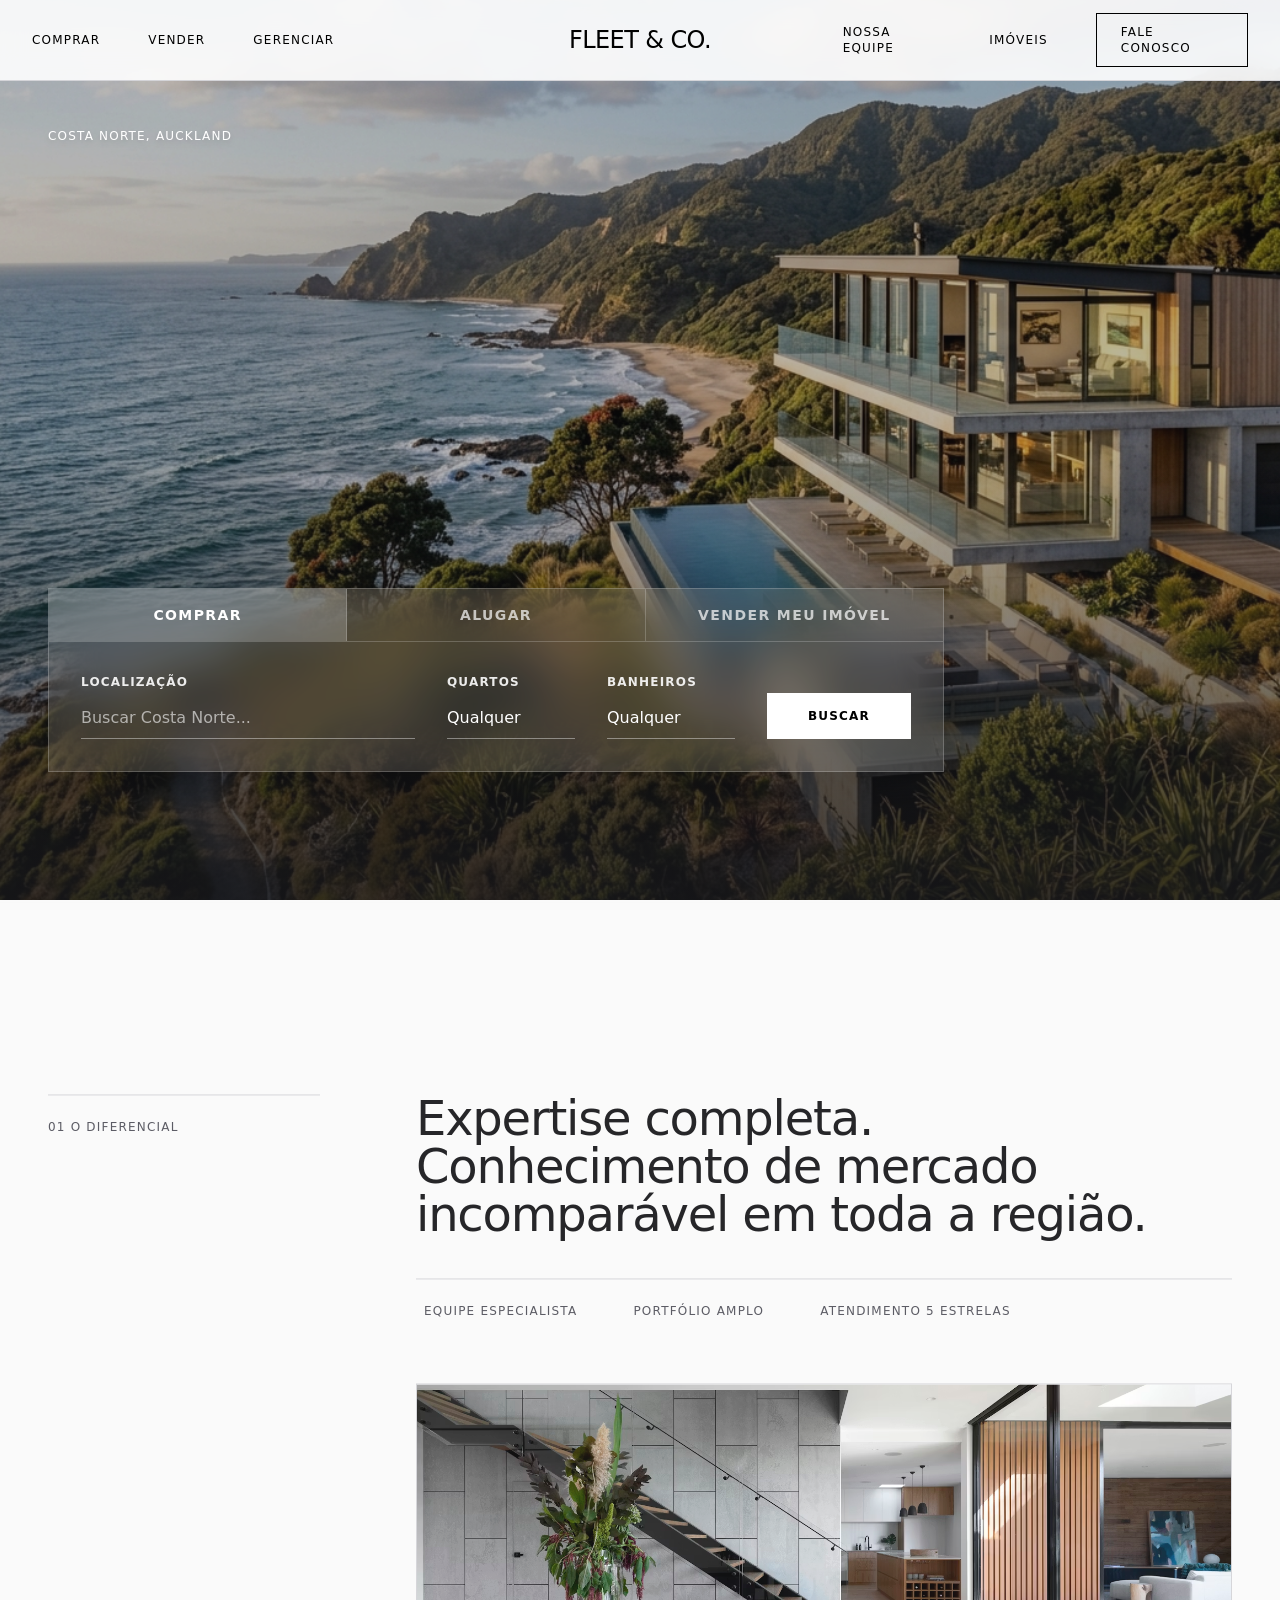
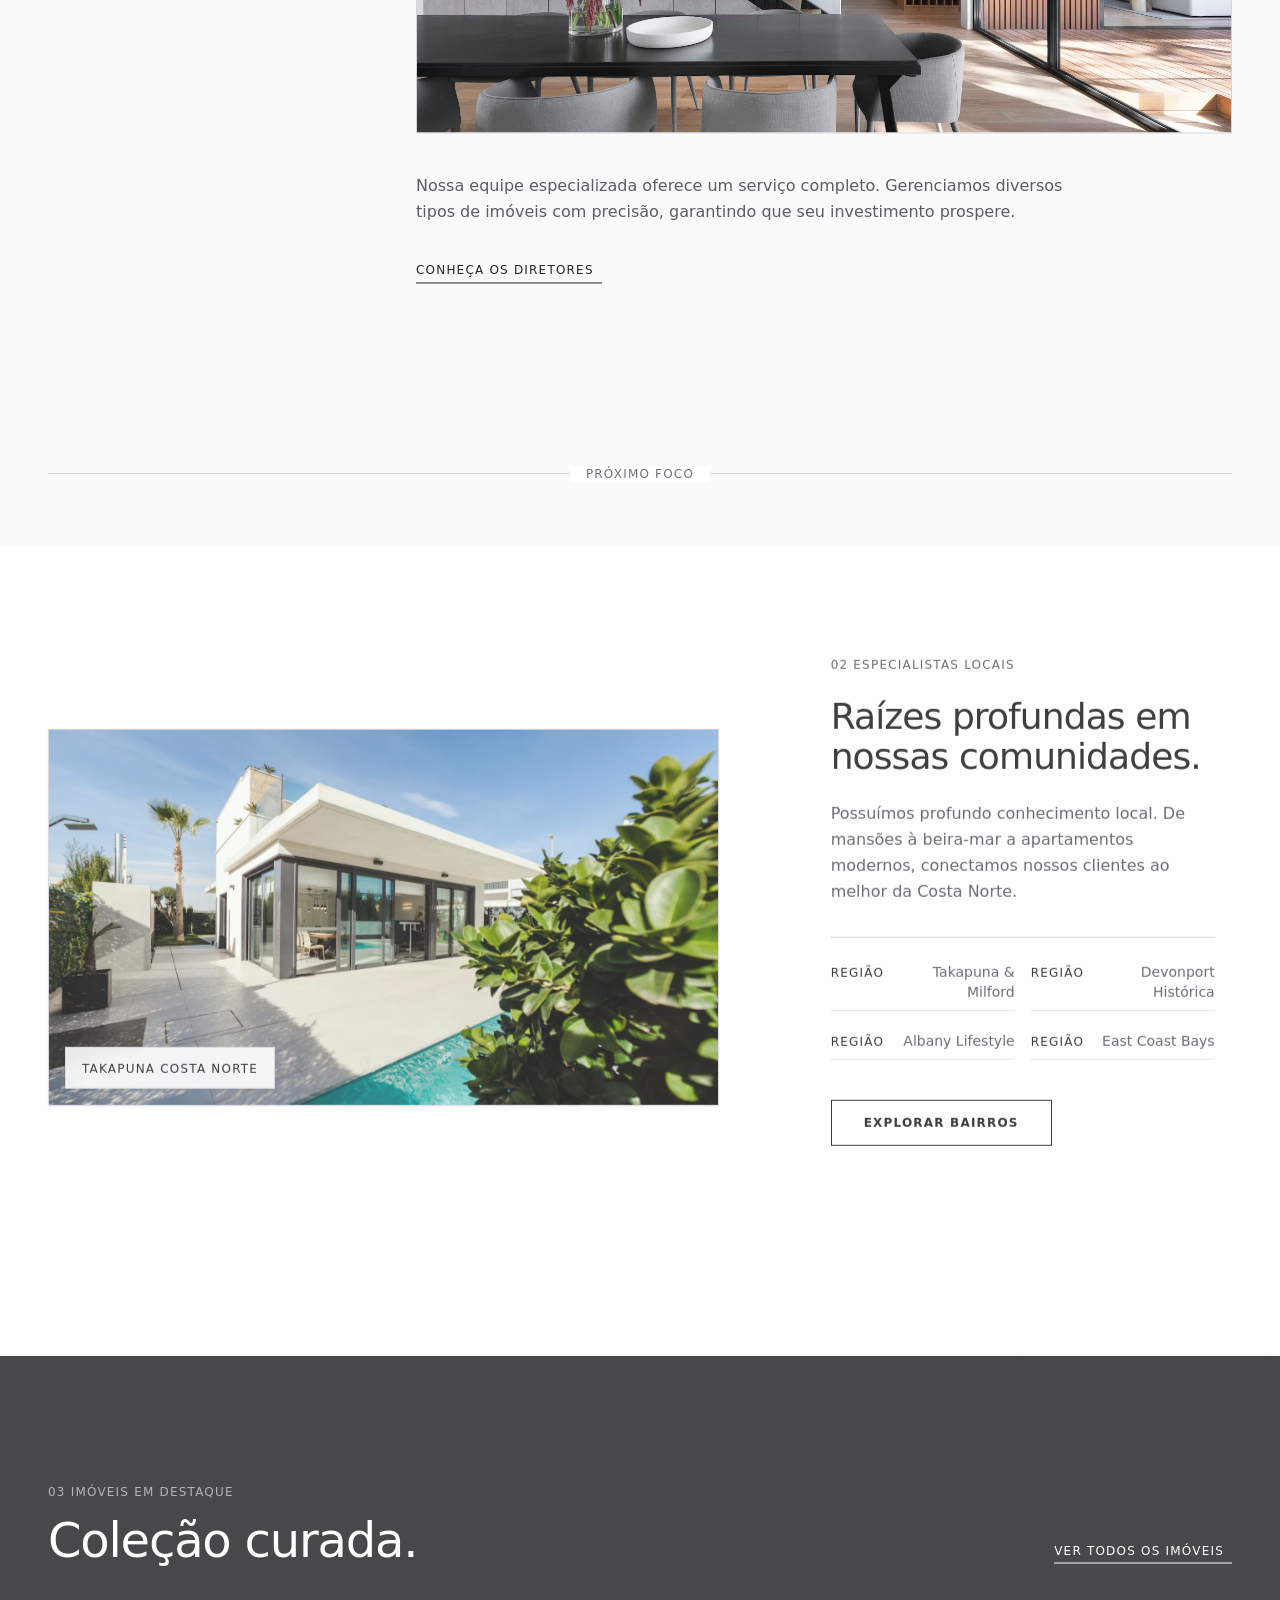
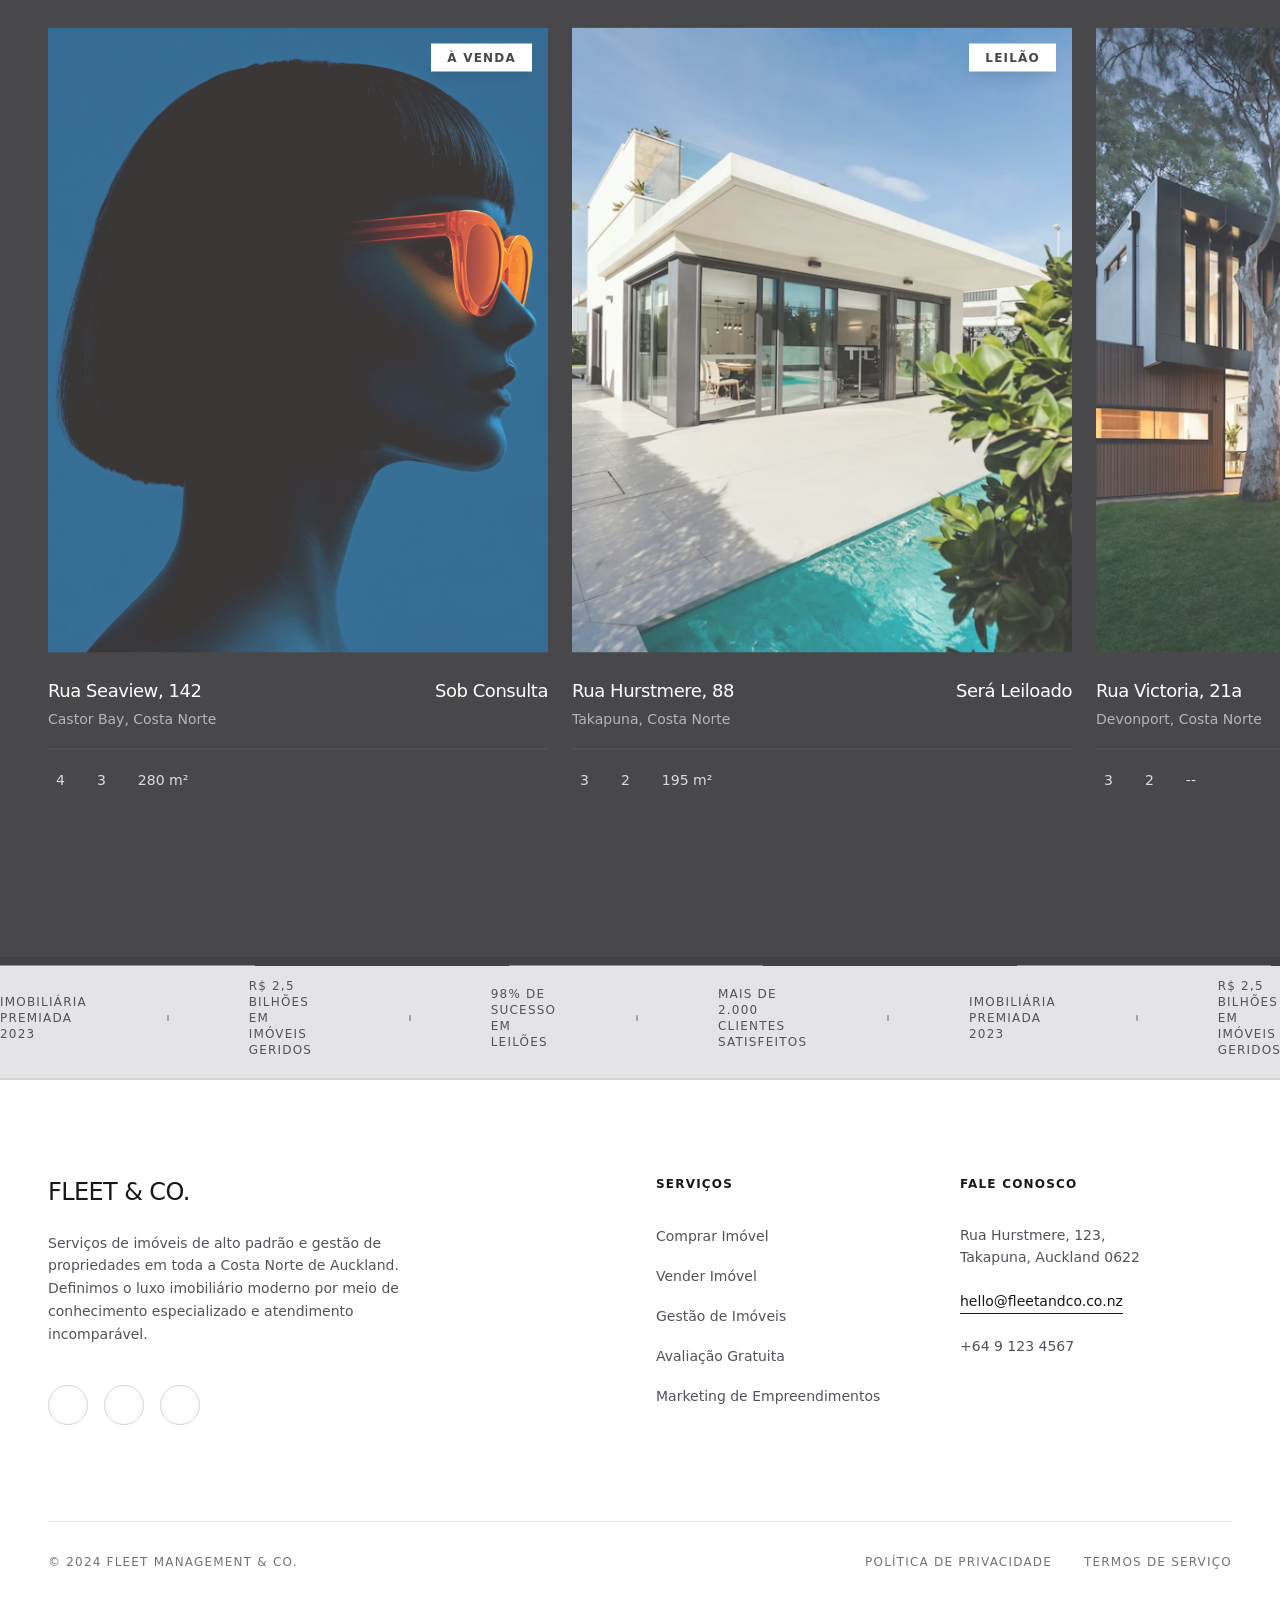
<file: luxury-real-estate-22.aura.build/design-system.html>
<!DOCTYPE html>
<html class="scroll-smooth" lang="pt-BR" style="scroll-behavior: smooth;">
<head>
<meta charset="utf-8"/>
<meta content="width=device-width, initial-scale=1.0" name="viewport"/>
<title>Fleet Management & Co | Imóveis de Alto Padrão</title>

<!-- fonts -->
<link href="https://fonts.googleapis.com" rel="preconnect"/>
<link href="https://fonts.gstatic.com" rel="preconnect"/>
<link href="assets/71de0c11c987f278_css2.css" rel="stylesheet"/>

<!-- css -->
<!-- marquee infinite scroll keyframes + scrollbar hiding for the horizontal listings rail -->
<link rel="stylesheet" href="assets/css/animations.css"/>

<!-- head-only js -->
<!-- Iconify Icon web component, used for every icon (solar:* and ri:* sets) — must load in head so <iconify-icon> upgrades before render -->
<script src="assets/851bed7af266f96a_iconify-icon.min.js"></script>
<!-- Tailwind CSS runtime, generates utility classes used throughout the page -->
<script src="assets/176e894661aa9cdc_3.4.17"></script>
<!-- GSAP core, drives hero entrance and section scroll-reveal animations -->
<script src="assets/efc85c7eb1418197_gsap.min.js"></script>
<!-- GSAP ScrollTrigger plugin, used to fade-in sections as they enter the viewport -->
<script src="assets/65f6c13748b0c8d8_ScrollTrigger.min.js"></script>
</head>
<body class="font-sans font-light text-zinc-900 bg-zinc-50 selection:bg-zinc-900 selection:text-white">

<!-- navigation -->
<nav class="fixed top-0 left-0 right-0 z-50 transition-all duration-500 ease-out backdrop-blur-md border-b border-zinc-300 bg-white/90" id="navbar">
<div class="w-full max-w-7xl mx-auto px-6 md:px-8 h-auto md:h-20 flex flex-col md:flex-row items-center justify-between py-4 md:py-0 gap-4 md:gap-0">
<div class="flex md:justify-start md:gap-8 lg:gap-12 md:w-1/3 order-2 md:order-1 flex-wrap w-full gap-x-6 gap-y-6 items-center justify-center">
<a class="text-xs uppercase tracking-widest font-medium text-black hover:text-zinc-500 transition-colors duration-300" href="#">Comprar</a>
<a class="text-xs uppercase tracking-widest font-medium text-black hover:text-zinc-500 transition-colors duration-300" href="#">Vender</a>
<a class="text-xs uppercase tracking-widest font-medium text-black hover:text-zinc-500 transition-colors duration-300" href="#">Gerenciar</a>
</div>
<div class="flex justify-center w-full md:w-1/3 order-1 md:order-2">
<a class="font-sans text-xl md:text-2xl font-medium tracking-tight text-black" href="#">FLEET &amp; CO.</a>
</div>
<div class="flex items-center justify-center md:justify-end gap-6 md:gap-8 lg:gap-12 w-full md:w-1/3 order-3 md:order-3">
<a class="text-xs uppercase tracking-widest font-medium text-black hover:text-zinc-500 transition-colors duration-300" href="#">Nossa Equipe</a>
<a class="text-xs uppercase tracking-widest font-medium text-black hover:text-zinc-500 transition-colors duration-300" href="#">Imóveis</a>
<a class="bg-transparent border border-black px-6 py-2.5 text-xs uppercase tracking-widest font-medium text-black hover:bg-black hover:text-white transition-all duration-300" href="#">Fale Conosco</a>
</div>
</div>
</nav>

<!-- hero -->
<header class="min-h-[750px] flex flex-col md:pb-32 md:px-12 overflow-hidden bg-zinc-900 w-full h-screen pr-6 pb-24 pl-6 relative justify-end">
<div class="absolute inset-0 z-0 overflow-hidden">
<img alt="Imóvel de Luxo" class="w-full h-full object-cover hero-bg-img" src="assets/41fc40c93c508103_c9070952-37a3-41e4-bed6-847746.png" style="transform: scale(1.05);"/>
<div class="absolute inset-0 bg-zinc-900/30"></div>
<div class="absolute inset-0 bg-gradient-to-t from-zinc-900/80 via-transparent to-transparent"></div>
</div>
<div class="absolute top-32 left-6 md:left-12 z-10 w-full max-w-[1400px] mx-auto">
<span class="block uppercase text-xs font-medium text-white tracking-widest drop-shadow-md">Costa Norte, Auckland</span>
</div>
<div class="z-10 w-full max-w-[1400px] mr-auto ml-auto relative">
<div class="max-w-4xl">
<div class="w-full max-w-5xl bg-white/10 backdrop-blur-xl border border-white/20 hero-search-bar opacity-0 shadow-2xl overflow-hidden">
<div class="flex border-b border-white/20">
<button class="flex-1 md:text-sm uppercase transition-colors text-xs font-semibold text-white tracking-widest bg-white/20 border-r border-white/20 pt-4 pb-4" id="tab-buy" onclick="switchSearchTab('buy')">Comprar</button>
<button class="flex-1 py-4 text-xs md:text-sm uppercase tracking-widest font-semibold bg-transparent text-white/70 hover:bg-white/10 border-r border-white/20 transition-colors" id="tab-rent" onclick="switchSearchTab('rent')">Alugar</button>
<button class="flex-1 md:text-sm uppercase hover:bg-white/10 transition-colors text-xs font-semibold text-white/70 tracking-widest bg-transparent pt-4 pb-4" id="tab-sell" onclick="switchSearchTab('sell')">
<span class="hidden sm:inline">Vender Meu Imóvel</span>
<span class="sm:hidden">Vender</span>
</button>
</div>
<div class="md:p-8 pt-6 pr-6 pb-6 pl-6">
<div class="flex flex-col md:flex-row gap-6 md:gap-8 items-end" id="form-buy-rent">
<div class="flex-1 w-full">
<label class="block text-xs uppercase tracking-widest text-white/90 font-semibold mb-2">Localização</label>
<input class="w-full bg-transparent border-b border-white/40 py-2 text-white placeholder:text-white/60 font-medium focus:outline-none focus:border-white transition-colors" placeholder="Buscar Costa Norte..." type="text"/>
</div>
<div class="w-full md:w-32 relative">
<label class="block text-xs uppercase tracking-widest text-white/90 font-semibold mb-2">Quartos</label>
<div class="relative">
<select class="w-full bg-transparent border-b border-white/40 py-2 text-white font-medium focus:outline-none appearance-none cursor-pointer pr-8 [&amp;>option]:text-black">
<option value="">Qualquer</option>
<option value="1">1+</option>
<option value="2">2+</option>
<option value="3">3+</option>
<option value="4">4+</option>
</select>
<iconify-icon class="absolute right-0 top-1/2 -translate-y-1/2 text-white pointer-events-none" icon="solar:alt-arrow-down-linear"></iconify-icon>
</div>
</div>
<div class="w-full md:w-32 relative">
<label class="block text-xs uppercase tracking-widest text-white/90 font-semibold mb-2">Banheiros</label>
<div class="relative">
<select class="w-full bg-transparent border-b border-white/40 py-2 text-white font-medium focus:outline-none appearance-none cursor-pointer pr-8 [&amp;>option]:text-black">
<option value="">Qualquer</option>
<option value="1">1+</option>
<option value="2">2+</option>
<option value="3">3+</option>
</select>
<iconify-icon class="absolute right-0 top-1/2 -translate-y-1/2 text-white pointer-events-none" icon="solar:alt-arrow-down-linear"></iconify-icon>
</div>
</div>
<div class="w-full md:w-auto mt-4 md:mt-0">
<button class="w-full bg-white text-black border border-white px-10 py-3.5 text-xs uppercase tracking-widest font-semibold hover:bg-white/20 hover:text-white hover:border-transparent backdrop-blur-md transition-all duration-300">Buscar</button>
</div>
</div>
<div class="hidden flex-col md:flex-row gap-6 md:gap-8 items-end" id="form-sell">
<div class="flex-1 w-full">
<label class="block text-xs uppercase tracking-widest text-white/90 font-semibold mb-2">Endereço do Imóvel</label>
<input class="w-full bg-transparent border-b border-white/40 py-2 text-white placeholder:text-white/60 font-medium focus:outline-none focus:border-white transition-colors" placeholder="Digite o endereço completo do imóvel..." type="text"/>
</div>
<div class="w-full md:w-auto mt-4 md:mt-0">
<button class="w-full bg-white text-black border border-white px-10 py-3.5 text-xs uppercase tracking-widest font-semibold hover:bg-white/20 hover:text-white hover:border-transparent backdrop-blur-md transition-all duration-300 whitespace-nowrap">Solicitar Avaliação</button>
</div>
</div>
</div>
</div>
</div>
</div>
</header>

<!-- the-fleet-advantage -->
<section class="pt-32 md:pt-48 pb-20 md:pb-32 px-6 md:px-12 max-w-[1400px] mx-auto gsap-section bg-zinc-50">
<div class="flex flex-col md:flex-row gap-12 md:gap-24 items-start">
<div class="w-full md:w-1/4 pt-2 border-t border-zinc-300">
<span class="block text-xs uppercase tracking-widest mt-4 text-zinc-600 font-medium">01 O Diferencial</span>
</div>
<div class="w-full md:w-3/4">
<h2 class="text-3xl md:text-5xl font-sans leading-tight mb-10 font-normal tracking-tight text-zinc-900 max-w-3xl">Expertise completa. Conhecimento de mercado incomparável em toda a região.</h2>
<div class="border-t border-zinc-300 py-6 mb-10 flex flex-col md:flex-row gap-4 md:gap-12 md:items-center">
<span class="text-xs uppercase tracking-widest text-zinc-600 font-medium flex items-center gap-2">
<iconify-icon class="text-zinc-400 text-lg" icon="solar:check-circle-linear"></iconify-icon> Equipe Especialista
</span>
<span class="text-xs uppercase tracking-widest text-zinc-600 font-medium flex items-center gap-2">
<iconify-icon class="text-zinc-400 text-lg" icon="solar:home-linear"></iconify-icon> Portfólio Amplo
</span>
<span class="text-xs uppercase tracking-widest text-zinc-600 font-medium flex items-center gap-2">
<iconify-icon class="text-zinc-400 text-lg" icon="solar:star-linear"></iconify-icon> Atendimento 5 Estrelas
</span>
</div>
<div class="w-full aspect-[21/9] overflow-hidden border border-zinc-300 mb-10 group bg-zinc-100">
<img alt="Equipe trabalhando" class="w-full h-full object-cover transition-transform duration-1000 group-hover:scale-[1.03]" src="assets/b50ddfead51fdd41_photo-1600607687920-4e2a09cf15.avif"/>
</div>
<div class="max-w-2xl">
<p class="text-zinc-600 font-light leading-relaxed mb-8 text-base">Nossa equipe especializada oferece um serviço completo. Gerenciamos diversos tipos de imóveis com precisão, garantindo que seu investimento prospere.</p>
<a class="inline-flex items-center gap-2 text-xs uppercase tracking-widest text-zinc-900 border-b border-zinc-900 pb-1 hover:text-zinc-500 hover:border-zinc-500 transition-colors font-medium" href="#">
Conheça os Diretores <iconify-icon class="text-sm" icon="solar:arrow-right-linear"></iconify-icon>
</a>
</div>
</div>
</div>
</section>

<!-- divider -->
<div class="w-full max-w-[1400px] mx-auto px-6 md:px-12 py-12 md:py-16">
<div class="w-full border-t border-zinc-300 relative flex justify-center">
<span class="absolute top-0 -translate-y-1/2 bg-zinc-50 px-4 text-xs uppercase tracking-widest text-zinc-500 bg-white">Próximo Foco</span>
</div>
</div>

<!-- neighbourhood-highlights -->
<section class="w-full relative pt-20 md:pt-32 pb-32 md:pb-48 px-6 md:px-12 max-w-[1400px] mx-auto gsap-section bg-white">
<div class="grid md:grid-cols-12 gap-12 items-center">
<div class="md:col-span-7">
<div class="aspect-[16/9] w-full overflow-hidden relative border border-zinc-300 group shadow-sm"><img alt="Costa Norte" class="w-full h-full object-cover transform transition duration-700 ease-out group-hover:scale-[1.02]" src="assets/18d854bcc0982cd4_photo-1512917774080-9991f1c4c7.avif"/>
<div class="absolute bottom-4 left-4 z-10 bg-white/90 backdrop-blur-sm border border-zinc-300 px-4 py-2 shadow-sm">
<span class="text-xs uppercase tracking-widest text-zinc-900 font-medium">Takapuna Costa Norte</span>
</div>
</div>
</div>
<div class="md:col-span-5 md:pl-16 md:-translate-y-4 max-w-md">
<span class="block text-xs uppercase tracking-widest mb-6 text-zinc-600 font-medium">02 Especialistas Locais</span>
<h3 class="font-sans text-3xl md:text-4xl mb-6 font-normal leading-tight tracking-tight text-zinc-900">Raízes profundas em nossas comunidades.</h3>
<p class="text-zinc-600 font-light leading-relaxed mb-8">Possuímos profundo conhecimento local. De mansões à beira-mar a apartamentos modernos, conectamos nossos clientes ao melhor da Costa Norte.</p>
<div class="border-t border-zinc-300 pt-6 mt-8 mb-10 grid grid-cols-1 md:grid-cols-2 gap-y-5 gap-x-4">
<div class="flex items-baseline gap-4 justify-between border-b border-zinc-200 pb-2">
<span class="text-xs uppercase tracking-widest text-zinc-900 font-medium shrink-0">Região</span>
<span class="text-sm text-zinc-600 font-light text-right">Takapuna &amp; Milford</span>
</div>
<div class="flex items-baseline gap-4 justify-between border-b border-zinc-200 pb-2">
<span class="text-xs uppercase tracking-widest text-zinc-900 font-medium shrink-0">Região</span>
<span class="text-sm text-zinc-600 font-light text-right">Devonport Histórica</span>
</div>
<div class="flex items-baseline gap-4 justify-between border-b border-zinc-200 pb-2">
<span class="text-xs uppercase tracking-widest text-zinc-900 font-medium shrink-0">Região</span>
<span class="text-sm text-zinc-600 font-light text-right">Albany Lifestyle</span>
</div>
<div class="flex items-baseline gap-4 justify-between border-b border-zinc-200 pb-2">
<span class="text-xs uppercase tracking-widest text-zinc-900 font-medium shrink-0">Região</span>
<span class="text-sm text-zinc-600 font-light text-right">East Coast Bays</span>
</div>
</div>
<div class="flex flex-col items-start gap-4">
<a class="text-xs uppercase tracking-widest border border-zinc-900 px-8 py-3.5 font-semibold text-zinc-900 hover:bg-zinc-900 hover:text-white transition-all duration-300" href="#">Explorar Bairros</a>
</div>
</div>
</div>
</section>

<!-- featured-listings -->
<section class="py-24 md:py-32 bg-zinc-900 text-white overflow-hidden gsap-section">
<div class="px-6 md:px-12 max-w-[1400px] mx-auto mb-16 flex flex-col md:flex-row md:items-end justify-between gap-8">
<div>
<span class="block text-xs uppercase tracking-widest mb-4 text-zinc-400 font-medium">03 Imóveis em Destaque</span>
<h2 class="text-3xl md:text-5xl font-sans font-normal tracking-tight">Coleção curada.</h2>
</div>
<a class="inline-flex items-center gap-2 text-xs uppercase tracking-widest border-b border-white pb-1 hover:text-zinc-400 hover:border-zinc-400 transition-colors font-medium" href="#">
Ver Todos os Imóveis <iconify-icon class="text-sm" icon="solar:arrow-right-linear"></iconify-icon>
</a>
</div>
<div class="flex gap-6 px-6 md:px-12 pb-12 overflow-x-auto hide-scrollbar snap-x snap-mandatory">
<div class="min-w-[85vw] md:min-w-[400px] max-w-[500px] shrink-0 snap-center group cursor-pointer">
<div class="aspect-[4/5] overflow-hidden relative mb-6 bg-zinc-800">
<img alt="Imóvel de Luxo" class="w-full h-full object-cover transition-transform duration-1000 group-hover:scale-105" src="assets/585a27183f42ba3e_917d6f93-fb36-439a-8c48-884b67.jpg"/>
<div class="absolute top-4 right-4 bg-white text-zinc-900 px-4 py-1.5 text-xs uppercase tracking-widest font-semibold z-10 shadow-lg">À Venda</div>
</div>
<div class="flex justify-between items-start gap-4">
<div>
<h4 class="text-lg font-medium mb-1 tracking-tight">Rua Seaview, 142</h4>
<p class="text-zinc-400 text-sm font-light">Castor Bay, Costa Norte</p>
</div>
<div class="text-right">
<p class="text-lg font-medium tracking-tight">Sob Consulta</p>
</div>
</div>
<div class="flex items-center gap-6 mt-5 text-sm text-zinc-300 border-t border-zinc-800 pt-5 font-light">
<span class="flex items-center gap-2"><iconify-icon class="text-lg" icon="solar:bed-linear"></iconify-icon> 4</span>
<span class="flex items-center gap-2"><iconify-icon class="text-lg" icon="solar:bath-linear"></iconify-icon> 3</span>
<span class="flex items-center gap-2"><iconify-icon class="text-lg" icon="solar:ruler-linear"></iconify-icon> 280 m²</span>
</div>
</div>
<div class="min-w-[85vw] md:min-w-[400px] max-w-[500px] shrink-0 snap-center group cursor-pointer">
<div class="aspect-[4/5] overflow-hidden relative mb-6 bg-zinc-800">
<img alt="Casa Moderna" class="w-full h-full object-cover transition-transform duration-1000 group-hover:scale-105" src="assets/4b49a03fbe819e47_photo-1512917774080-9991f1c4c7.avif"/>
<div class="absolute top-4 right-4 bg-white text-zinc-900 px-4 py-1.5 text-xs uppercase tracking-widest font-semibold z-10 shadow-lg">Leilão</div>
</div>
<div class="flex justify-between items-start gap-4">
<div>
<h4 class="text-lg font-medium mb-1 tracking-tight">Rua Hurstmere, 88</h4>
<p class="text-zinc-400 text-sm font-light">Takapuna, Costa Norte</p>
</div>
<div class="text-right">
<p class="text-lg font-medium tracking-tight">Será Leiloado</p>
</div>
</div>
<div class="flex items-center gap-6 mt-5 text-sm text-zinc-300 border-t border-zinc-800 pt-5 font-light">
<span class="flex items-center gap-2"><iconify-icon class="text-lg" icon="solar:bed-linear"></iconify-icon> 3</span>
<span class="flex items-center gap-2"><iconify-icon class="text-lg" icon="solar:bath-linear"></iconify-icon> 2</span>
<span class="flex items-center gap-2"><iconify-icon class="text-lg" icon="solar:ruler-linear"></iconify-icon> 195 m²</span>
</div>
</div>
<div class="min-w-[85vw] md:min-w-[400px] max-w-[500px] shrink-0 snap-center group cursor-pointer">
<div class="aspect-[4/5] overflow-hidden relative mb-6 bg-zinc-800">
<img alt="Interior Minimalista" class="w-full h-full object-cover transition-transform duration-1000 group-hover:scale-105" src="assets/76c850a45a1edee4_photo-1600585154340-be6161a56a.avif"/>
<div class="absolute top-4 right-4 bg-zinc-900 text-white border border-zinc-700 px-4 py-1.5 text-xs uppercase tracking-widest font-semibold z-10 shadow-lg">Para Alugar</div>
</div>
<div class="flex justify-between items-start gap-4">
<div>
<h4 class="text-lg font-medium mb-1 tracking-tight">Rua Victoria, 21a</h4>
<p class="text-zinc-400 text-sm font-light">Devonport, Costa Norte</p>
</div>
<div class="text-right">
<p class="text-lg font-medium tracking-tight">R$ 6.500 / sem</p>
</div>
</div>
<div class="flex items-center gap-6 mt-5 text-sm text-zinc-300 border-t border-zinc-800 pt-5 font-light">
<span class="flex items-center gap-2"><iconify-icon class="text-lg" icon="solar:bed-linear"></iconify-icon> 3</span>
<span class="flex items-center gap-2"><iconify-icon class="text-lg" icon="solar:bath-linear"></iconify-icon> 2</span>
<span class="flex items-center gap-2"><iconify-icon class="text-lg" icon="solar:ruler-linear"></iconify-icon> --</span>
</div>
</div>
<div class="min-w-[20px] md:min-w-[48px] shrink-0"></div>
</div>
</section>

<!-- marquee-trust -->
<div class="bg-zinc-200 py-5 overflow-hidden marquee-container flex items-center border-y border-zinc-300">
<div class="marquee-track flex gap-12 md:gap-20 items-center text-xs uppercase tracking-widest font-medium text-zinc-600">
<span>Imobiliária Premiada 2023</span>
<span class="w-1.5 h-1.5 bg-zinc-400 rounded-full"></span>
<span>R$ 2,5 Bilhões em Imóveis Geridos</span>
<span class="w-1.5 h-1.5 bg-zinc-400 rounded-full"></span>
<span>98% de Sucesso em Leilões</span>
<span class="w-1.5 h-1.5 bg-zinc-400 rounded-full"></span>
<span>Mais de 2.000 Clientes Satisfeitos</span>
<span class="w-1.5 h-1.5 bg-zinc-400 rounded-full"></span>
<span>Imobiliária Premiada 2023</span>
<span class="w-1.5 h-1.5 bg-zinc-400 rounded-full"></span>
<span>R$ 2,5 Bilhões em Imóveis Geridos</span>
<span class="w-1.5 h-1.5 bg-zinc-400 rounded-full"></span>
<span>98% de Sucesso em Leilões</span>
<span class="w-1.5 h-1.5 bg-zinc-400 rounded-full"></span>
<span>Mais de 2.000 Clientes Satisfeitos</span>
<span class="w-1.5 h-1.5 bg-zinc-400 rounded-full"></span>
</div>
</div>

<!-- footer -->
<footer class="bg-white pt-24 pb-12 px-6 md:px-12 border-t border-zinc-300">
<div class="max-w-[1400px] mx-auto grid grid-cols-1 md:grid-cols-4 gap-16 md:gap-8 mb-24">
<div class="md:col-span-2 pr-0 md:pr-12">
<a class="font-sans text-2xl font-medium tracking-tight text-zinc-900 block mb-6" href="#">FLEET &amp; CO.</a>
<p class="text-zinc-600 font-light leading-relaxed max-w-sm mb-10 text-sm">Serviços de imóveis de alto padrão e gestão de propriedades em toda a Costa Norte de Auckland. Definimos o luxo imobiliário moderno por meio de conhecimento especializado e atendimento incomparável.</p>
<div class="flex items-center gap-4">
<a class="w-10 h-10 border border-zinc-300 flex items-center justify-center rounded-full text-zinc-600 hover:bg-zinc-900 hover:text-white hover:border-zinc-900 transition-all duration-300" href="#">
<iconify-icon class="text-lg" icon="ri:instagram-line"></iconify-icon>
</a>
<a class="w-10 h-10 border border-zinc-300 flex items-center justify-center rounded-full text-zinc-600 hover:bg-zinc-900 hover:text-white hover:border-zinc-900 transition-all duration-300" href="#">
<iconify-icon class="text-lg" icon="ri:linkedin-fill"></iconify-icon>
</a>
<a class="w-10 h-10 border border-zinc-300 flex items-center justify-center rounded-full text-zinc-600 hover:bg-zinc-900 hover:text-white hover:border-zinc-900 transition-all duration-300" href="#">
<iconify-icon class="text-lg" icon="ri:facebook-fill"></iconify-icon>
</a>
</div>
</div>
<div>
<h4 class="text-xs uppercase tracking-widest font-semibold text-zinc-900 mb-8">Serviços</h4>
<ul class="space-y-4">
<li><a class="text-zinc-600 hover:text-zinc-900 text-sm font-light transition-colors" href="#">Comprar Imóvel</a></li>
<li><a class="text-zinc-600 hover:text-zinc-900 text-sm font-light transition-colors" href="#">Vender Imóvel</a></li>
<li><a class="text-zinc-600 hover:text-zinc-900 text-sm font-light transition-colors" href="#">Gestão de Imóveis</a></li>
<li><a class="text-zinc-600 hover:text-zinc-900 text-sm font-light transition-colors" href="#">Avaliação Gratuita</a></li>
<li><a class="text-zinc-600 hover:text-zinc-900 text-sm font-light transition-colors" href="#">Marketing de Empreendimentos</a></li>
</ul>
</div>
<div>
<h4 class="text-xs uppercase tracking-widest font-semibold text-zinc-900 mb-8">Fale Conosco</h4>
<ul class="space-y-5">
<li class="text-zinc-600 text-sm font-light leading-relaxed">Rua Hurstmere, 123,<br/>Takapuna, Auckland 0622</li>
<li>
<a class="text-zinc-900 hover:text-zinc-500 text-sm font-medium transition-colors border-b border-zinc-900 hover:border-zinc-500 pb-0.5 inline-block" href="mailto:hello@fleetandco.co.nz">hello@fleetandco.co.nz</a>
</li>
<li>
<a class="text-zinc-600 hover:text-zinc-900 text-sm font-light transition-colors" href="tel:+6491234567">+64 9 123 4567</a>
</li>
</ul>
</div>
</div>
<div class="max-w-[1400px] mx-auto border-t border-zinc-200 pt-8 flex flex-col md:flex-row justify-between items-center gap-6">
<p class="text-xs text-zinc-500 font-light uppercase tracking-widest">© 2024 Fleet Management &amp; Co.</p>
<div class="flex gap-8">
<a class="text-xs text-zinc-500 hover:text-zinc-900 font-light uppercase tracking-widest transition-colors" href="#">Política de Privacidade</a>
<a class="text-xs text-zinc-500 hover:text-zinc-900 font-light uppercase tracking-widest transition-colors" href="#">Termos de Serviço</a>
</div>
</div>
</footer>

<!-- js -->
<!-- search tab toggle, navbar scroll glassmorphism, GSAP hero entrance + section scroll-reveal -->
<script src="assets/js/interactions.js"></script>

</body>
</html>
</file>
<file: ai-marketing-56.aura.build/assets/css2_7d028f1edcf5.css>
/* cyrillic-ext */
@font-face {
  font-family: 'Inter';
  font-style: normal;
  font-weight: 300;
  font-display: swap;
  src: url("UcC73FwrK3iLTeHuS_nVMrMxCp50Sj_7249155f7a06.woff2") format('woff2');
  unicode-range: U+0460-052F, U+1C80-1C8A, U+20B4, U+2DE0-2DFF, U+A640-A69F, U+FE2E-FE2F;
}
/* cyrillic */
@font-face {
  font-family: 'Inter';
  font-style: normal;
  font-weight: 300;
  font-display: swap;
  src: url("UcC73FwrK3iLTeHuS_nVMrMxCp50Sj_e34c5f1bf15e.woff2") format('woff2');
  unicode-range: U+0301, U+0400-045F, U+0490-0491, U+04B0-04B1, U+2116;
}
/* greek-ext */
@font-face {
  font-family: 'Inter';
  font-style: normal;
  font-weight: 300;
  font-display: swap;
  src: url("UcC73FwrK3iLTeHuS_nVMrMxCp50Sj_6e1a6b2b96f4.woff2") format('woff2');
  unicode-range: U+1F00-1FFF;
}
/* greek */
@font-face {
  font-family: 'Inter';
  font-style: normal;
  font-weight: 300;
  font-display: swap;
  src: url("UcC73FwrK3iLTeHuS_nVMrMxCp50Sj_656bbed6cec3.woff2") format('woff2');
  unicode-range: U+0370-0377, U+037A-037F, U+0384-038A, U+038C, U+038E-03A1, U+03A3-03FF;
}
/* vietnamese */
@font-face {
  font-family: 'Inter';
  font-style: normal;
  font-weight: 300;
  font-display: swap;
  src: url("UcC73FwrK3iLTeHuS_nVMrMxCp50Sj_fc83e07548c4.woff2") format('woff2');
  unicode-range: U+0102-0103, U+0110-0111, U+0128-0129, U+0168-0169, U+01A0-01A1, U+01AF-01B0, U+0300-0301, U+0303-0304, U+0308-0309, U+0323, U+0329, U+1EA0-1EF9, U+20AB;
}
/* latin-ext */
@font-face {
  font-family: 'Inter';
  font-style: normal;
  font-weight: 300;
  font-display: swap;
  src: url("UcC73FwrK3iLTeHuS_nVMrMxCp50Sj_749a308406a6.woff2") format('woff2');
  unicode-range: U+0100-02BA, U+02BD-02C5, U+02C7-02CC, U+02CE-02D7, U+02DD-02FF, U+0304, U+0308, U+0329, U+1D00-1DBF, U+1E00-1E9F, U+1EF2-1EFF, U+2020, U+20A0-20AB, U+20AD-20C0, U+2113, U+2C60-2C7F, U+A720-A7FF;
}
/* latin */
@font-face {
  font-family: 'Inter';
  font-style: normal;
  font-weight: 300;
  font-display: swap;
  src: url("UcC73FwrK3iLTeHuS_nVMrMxCp50Sj_1ab1ad55902b.woff2") format('woff2');
  unicode-range: U+0000-00FF, U+0131, U+0152-0153, U+02BB-02BC, U+02C6, U+02DA, U+02DC, U+0304, U+0308, U+0329, U+2000-206F, U+20AC, U+2122, U+2191, U+2193, U+2212, U+2215, U+FEFF, U+FFFD;
}
/* cyrillic-ext */
@font-face {
  font-family: 'Inter';
  font-style: normal;
  font-weight: 400;
  font-display: swap;
  src: url("UcC73FwrK3iLTeHuS_nVMrMxCp50Sj_7249155f7a06.woff2") format('woff2');
  unicode-range: U+0460-052F, U+1C80-1C8A, U+20B4, U+2DE0-2DFF, U+A640-A69F, U+FE2E-FE2F;
}
/* cyrillic */
@font-face {
  font-family: 'Inter';
  font-style: normal;
  font-weight: 400;
  font-display: swap;
  src: url("UcC73FwrK3iLTeHuS_nVMrMxCp50Sj_e34c5f1bf15e.woff2") format('woff2');
  unicode-range: U+0301, U+0400-045F, U+0490-0491, U+04B0-04B1, U+2116;
}
/* greek-ext */
@font-face {
  font-family: 'Inter';
  font-style: normal;
  font-weight: 400;
  font-display: swap;
  src: url("UcC73FwrK3iLTeHuS_nVMrMxCp50Sj_6e1a6b2b96f4.woff2") format('woff2');
  unicode-range: U+1F00-1FFF;
}
/* greek */
@font-face {
  font-family: 'Inter';
  font-style: normal;
  font-weight: 400;
  font-display: swap;
  src: url("UcC73FwrK3iLTeHuS_nVMrMxCp50Sj_656bbed6cec3.woff2") format('woff2');
  unicode-range: U+0370-0377, U+037A-037F, U+0384-038A, U+038C, U+038E-03A1, U+03A3-03FF;
}
/* vietnamese */
@font-face {
  font-family: 'Inter';
  font-style: normal;
  font-weight: 400;
  font-display: swap;
  src: url("UcC73FwrK3iLTeHuS_nVMrMxCp50Sj_fc83e07548c4.woff2") format('woff2');
  unicode-range: U+0102-0103, U+0110-0111, U+0128-0129, U+0168-0169, U+01A0-01A1, U+01AF-01B0, U+0300-0301, U+0303-0304, U+0308-0309, U+0323, U+0329, U+1EA0-1EF9, U+20AB;
}
/* latin-ext */
@font-face {
  font-family: 'Inter';
  font-style: normal;
  font-weight: 400;
  font-display: swap;
  src: url("UcC73FwrK3iLTeHuS_nVMrMxCp50Sj_749a308406a6.woff2") format('woff2');
  unicode-range: U+0100-02BA, U+02BD-02C5, U+02C7-02CC, U+02CE-02D7, U+02DD-02FF, U+0304, U+0308, U+0329, U+1D00-1DBF, U+1E00-1E9F, U+1EF2-1EFF, U+2020, U+20A0-20AB, U+20AD-20C0, U+2113, U+2C60-2C7F, U+A720-A7FF;
}
/* latin */
@font-face {
  font-family: 'Inter';
  font-style: normal;
  font-weight: 400;
  font-display: swap;
  src: url("UcC73FwrK3iLTeHuS_nVMrMxCp50Sj_1ab1ad55902b.woff2") format('woff2');
  unicode-range: U+0000-00FF, U+0131, U+0152-0153, U+02BB-02BC, U+02C6, U+02DA, U+02DC, U+0304, U+0308, U+0329, U+2000-206F, U+20AC, U+2122, U+2191, U+2193, U+2212, U+2215, U+FEFF, U+FFFD;
}
/* cyrillic-ext */
@font-face {
  font-family: 'Inter';
  font-style: normal;
  font-weight: 500;
  font-display: swap;
  src: url("UcC73FwrK3iLTeHuS_nVMrMxCp50Sj_7249155f7a06.woff2") format('woff2');
  unicode-range: U+0460-052F, U+1C80-1C8A, U+20B4, U+2DE0-2DFF, U+A640-A69F, U+FE2E-FE2F;
}
/* cyrillic */
@font-face {
  font-family: 'Inter';
  font-style: normal;
  font-weight: 500;
  font-display: swap;
  src: url("UcC73FwrK3iLTeHuS_nVMrMxCp50Sj_e34c5f1bf15e.woff2") format('woff2');
  unicode-range: U+0301, U+0400-045F, U+0490-0491, U+04B0-04B1, U+2116;
}
/* greek-ext */
@font-face {
  font-family: 'Inter';
  font-style: normal;
  font-weight: 500;
  font-display: swap;
  src: url("UcC73FwrK3iLTeHuS_nVMrMxCp50Sj_6e1a6b2b96f4.woff2") format('woff2');
  unicode-range: U+1F00-1FFF;
}
/* greek */
@font-face {
  font-family: 'Inter';
  font-style: normal;
  font-weight: 500;
  font-display: swap;
  src: url("UcC73FwrK3iLTeHuS_nVMrMxCp50Sj_656bbed6cec3.woff2") format('woff2');
  unicode-range: U+0370-0377, U+037A-037F, U+0384-038A, U+038C, U+038E-03A1, U+03A3-03FF;
}
/* vietnamese */
@font-face {
  font-family: 'Inter';
  font-style: normal;
  font-weight: 500;
  font-display: swap;
  src: url("UcC73FwrK3iLTeHuS_nVMrMxCp50Sj_fc83e07548c4.woff2") format('woff2');
  unicode-range: U+0102-0103, U+0110-0111, U+0128-0129, U+0168-0169, U+01A0-01A1, U+01AF-01B0, U+0300-0301, U+0303-0304, U+0308-0309, U+0323, U+0329, U+1EA0-1EF9, U+20AB;
}
/* latin-ext */
@font-face {
  font-family: 'Inter';
  font-style: normal;
  font-weight: 500;
  font-display: swap;
  src: url("UcC73FwrK3iLTeHuS_nVMrMxCp50Sj_749a308406a6.woff2") format('woff2');
  unicode-range: U+0100-02BA, U+02BD-02C5, U+02C7-02CC, U+02CE-02D7, U+02DD-02FF, U+0304, U+0308, U+0329, U+1D00-1DBF, U+1E00-1E9F, U+1EF2-1EFF, U+2020, U+20A0-20AB, U+20AD-20C0, U+2113, U+2C60-2C7F, U+A720-A7FF;
}
/* latin */
@font-face {
  font-family: 'Inter';
  font-style: normal;
  font-weight: 500;
  font-display: swap;
  src: url("UcC73FwrK3iLTeHuS_nVMrMxCp50Sj_1ab1ad55902b.woff2") format('woff2');
  unicode-range: U+0000-00FF, U+0131, U+0152-0153, U+02BB-02BC, U+02C6, U+02DA, U+02DC, U+0304, U+0308, U+0329, U+2000-206F, U+20AC, U+2122, U+2191, U+2193, U+2212, U+2215, U+FEFF, U+FFFD;
}
/* cyrillic-ext */
@font-face {
  font-family: 'Inter';
  font-style: normal;
  font-weight: 600;
  font-display: swap;
  src: url("UcC73FwrK3iLTeHuS_nVMrMxCp50Sj_7249155f7a06.woff2") format('woff2');
  unicode-range: U+0460-052F, U+1C80-1C8A, U+20B4, U+2DE0-2DFF, U+A640-A69F, U+FE2E-FE2F;
}
/* cyrillic */
@font-face {
  font-family: 'Inter';
  font-style: normal;
  font-weight: 600;
  font-display: swap;
  src: url("UcC73FwrK3iLTeHuS_nVMrMxCp50Sj_e34c5f1bf15e.woff2") format('woff2');
  unicode-range: U+0301, U+0400-045F, U+0490-0491, U+04B0-04B1, U+2116;
}
/* greek-ext */
@font-face {
  font-family: 'Inter';
  font-style: normal;
  font-weight: 600;
  font-display: swap;
  src: url("UcC73FwrK3iLTeHuS_nVMrMxCp50Sj_6e1a6b2b96f4.woff2") format('woff2');
  unicode-range: U+1F00-1FFF;
}
/* greek */
@font-face {
  font-family: 'Inter';
  font-style: normal;
  font-weight: 600;
  font-display: swap;
  src: url("UcC73FwrK3iLTeHuS_nVMrMxCp50Sj_656bbed6cec3.woff2") format('woff2');
  unicode-range: U+0370-0377, U+037A-037F, U+0384-038A, U+038C, U+038E-03A1, U+03A3-03FF;
}
/* vietnamese */
@font-face {
  font-family: 'Inter';
  font-style: normal;
  font-weight: 600;
  font-display: swap;
  src: url("UcC73FwrK3iLTeHuS_nVMrMxCp50Sj_fc83e07548c4.woff2") format('woff2');
  unicode-range: U+0102-0103, U+0110-0111, U+0128-0129, U+0168-0169, U+01A0-01A1, U+01AF-01B0, U+0300-0301, U+0303-0304, U+0308-0309, U+0323, U+0329, U+1EA0-1EF9, U+20AB;
}
/* latin-ext */
@font-face {
  font-family: 'Inter';
  font-style: normal;
  font-weight: 600;
  font-display: swap;
  src: url("UcC73FwrK3iLTeHuS_nVMrMxCp50Sj_749a308406a6.woff2") format('woff2');
  unicode-range: U+0100-02BA, U+02BD-02C5, U+02C7-02CC, U+02CE-02D7, U+02DD-02FF, U+0304, U+0308, U+0329, U+1D00-1DBF, U+1E00-1E9F, U+1EF2-1EFF, U+2020, U+20A0-20AB, U+20AD-20C0, U+2113, U+2C60-2C7F, U+A720-A7FF;
}
/* latin */
@font-face {
  font-family: 'Inter';
  font-style: normal;
  font-weight: 600;
  font-display: swap;
  src: url("UcC73FwrK3iLTeHuS_nVMrMxCp50Sj_1ab1ad55902b.woff2") format('woff2');
  unicode-range: U+0000-00FF, U+0131, U+0152-0153, U+02BB-02BC, U+02C6, U+02DA, U+02DC, U+0304, U+0308, U+0329, U+2000-206F, U+20AC, U+2122, U+2191, U+2193, U+2212, U+2215, U+FEFF, U+FFFD;
}
/* cyrillic-ext */
@font-face {
  font-family: 'JetBrains Mono';
  font-style: normal;
  font-weight: 400;
  font-display: swap;
  src: url("tDbv2o-flEEny0FZhsfKu5WU4zr3E__982bf4a95ed3.woff2") format('woff2');
  unicode-range: U+0460-052F, U+1C80-1C8A, U+20B4, U+2DE0-2DFF, U+A640-A69F, U+FE2E-FE2F;
}
/* cyrillic */
@font-face {
  font-family: 'JetBrains Mono';
  font-style: normal;
  font-weight: 400;
  font-display: swap;
  src: url("tDbv2o-flEEny0FZhsfKu5WU4zr3E__ffa6bbabb72d.woff2") format('woff2');
  unicode-range: U+0301, U+0400-045F, U+0490-0491, U+04B0-04B1, U+2116;
}
/* greek */
@font-face {
  font-family: 'JetBrains Mono';
  font-style: normal;
  font-weight: 400;
  font-display: swap;
  src: url("tDbv2o-flEEny0FZhsfKu5WU4zr3E__9cb20f35ff9f.woff2") format('woff2');
  unicode-range: U+0370-0377, U+037A-037F, U+0384-038A, U+038C, U+038E-03A1, U+03A3-03FF;
}
/* vietnamese */
@font-face {
  font-family: 'JetBrains Mono';
  font-style: normal;
  font-weight: 400;
  font-display: swap;
  src: url("tDbv2o-flEEny0FZhsfKu5WU4zr3E__8ea5e1941008.woff2") format('woff2');
  unicode-range: U+0102-0103, U+0110-0111, U+0128-0129, U+0168-0169, U+01A0-01A1, U+01AF-01B0, U+0300-0301, U+0303-0304, U+0308-0309, U+0323, U+0329, U+1EA0-1EF9, U+20AB;
}
/* latin-ext */
@font-face {
  font-family: 'JetBrains Mono';
  font-style: normal;
  font-weight: 400;
  font-display: swap;
  src: url("tDbv2o-flEEny0FZhsfKu5WU4zr3E__76306ee87726.woff2") format('woff2');
  unicode-range: U+0100-02BA, U+02BD-02C5, U+02C7-02CC, U+02CE-02D7, U+02DD-02FF, U+0304, U+0308, U+0329, U+1D00-1DBF, U+1E00-1E9F, U+1EF2-1EFF, U+2020, U+20A0-20AB, U+20AD-20C0, U+2113, U+2C60-2C7F, U+A720-A7FF;
}
/* latin */
@font-face {
  font-family: 'JetBrains Mono';
  font-style: normal;
  font-weight: 400;
  font-display: swap;
  src: url("tDbv2o-flEEny0FZhsfKu5WU4zr3E__1cd702cd257a.woff2") format('woff2');
  unicode-range: U+0000-00FF, U+0131, U+0152-0153, U+02BB-02BC, U+02C6, U+02DA, U+02DC, U+0304, U+0308, U+0329, U+2000-206F, U+20AC, U+2122, U+2191, U+2193, U+2212, U+2215, U+FEFF, U+FFFD;
}
/* cyrillic-ext */
@font-face {
  font-family: 'JetBrains Mono';
  font-style: normal;
  font-weight: 500;
  font-display: swap;
  src: url("tDbv2o-flEEny0FZhsfKu5WU4zr3E__982bf4a95ed3.woff2") format('woff2');
  unicode-range: U+0460-052F, U+1C80-1C8A, U+20B4, U+2DE0-2DFF, U+A640-A69F, U+FE2E-FE2F;
}
/* cyrillic */
@font-face {
  font-family: 'JetBrains Mono';
  font-style: normal;
  font-weight: 500;
  font-display: swap;
  src: url("tDbv2o-flEEny0FZhsfKu5WU4zr3E__ffa6bbabb72d.woff2") format('woff2');
  unicode-range: U+0301, U+0400-045F, U+0490-0491, U+04B0-04B1, U+2116;
}
/* greek */
@font-face {
  font-family: 'JetBrains Mono';
  font-style: normal;
  font-weight: 500;
  font-display: swap;
  src: url("tDbv2o-flEEny0FZhsfKu5WU4zr3E__9cb20f35ff9f.woff2") format('woff2');
  unicode-range: U+0370-0377, U+037A-037F, U+0384-038A, U+038C, U+038E-03A1, U+03A3-03FF;
}
/* vietnamese */
@font-face {
  font-family: 'JetBrains Mono';
  font-style: normal;
  font-weight: 500;
  font-display: swap;
  src: url("tDbv2o-flEEny0FZhsfKu5WU4zr3E__8ea5e1941008.woff2") format('woff2');
  unicode-range: U+0102-0103, U+0110-0111, U+0128-0129, U+0168-0169, U+01A0-01A1, U+01AF-01B0, U+0300-0301, U+0303-0304, U+0308-0309, U+0323, U+0329, U+1EA0-1EF9, U+20AB;
}
/* latin-ext */
@font-face {
  font-family: 'JetBrains Mono';
  font-style: normal;
  font-weight: 500;
  font-display: swap;
  src: url("tDbv2o-flEEny0FZhsfKu5WU4zr3E__76306ee87726.woff2") format('woff2');
  unicode-range: U+0100-02BA, U+02BD-02C5, U+02C7-02CC, U+02CE-02D7, U+02DD-02FF, U+0304, U+0308, U+0329, U+1D00-1DBF, U+1E00-1E9F, U+1EF2-1EFF, U+2020, U+20A0-20AB, U+20AD-20C0, U+2113, U+2C60-2C7F, U+A720-A7FF;
}
/* latin */
@font-face {
  font-family: 'JetBrains Mono';
  font-style: normal;
  font-weight: 500;
  font-display: swap;
  src: url("tDbv2o-flEEny0FZhsfKu5WU4zr3E__1cd702cd257a.woff2") format('woff2');
  unicode-range: U+0000-00FF, U+0131, U+0152-0153, U+02BB-02BC, U+02C6, U+02DA, U+02DC, U+0304, U+0308, U+0329, U+2000-206F, U+20AC, U+2122, U+2191, U+2193, U+2212, U+2215, U+FEFF, U+FFFD;
}
/* cyrillic-ext */
@font-face {
  font-family: 'Plus Jakarta Sans';
  font-style: normal;
  font-weight: 300;
  font-display: swap;
  src: url("LDIoaomQNQcsA88c7O9yZ4KMCoOg4K_9b76284eedff.woff2") format('woff2');
  unicode-range: U+0460-052F, U+1C80-1C8A, U+20B4, U+2DE0-2DFF, U+A640-A69F, U+FE2E-FE2F;
}
/* vietnamese */
@font-face {
  font-family: 'Plus Jakarta Sans';
  font-style: normal;
  font-weight: 300;
  font-display: swap;
  src: url("LDIoaomQNQcsA88c7O9yZ4KMCoOg4K_35af93a0ad27.woff2") format('woff2');
  unicode-range: U+0102-0103, U+0110-0111, U+0128-0129, U+0168-0169, U+01A0-01A1, U+01AF-01B0, U+0300-0301, U+0303-0304, U+0308-0309, U+0323, U+0329, U+1EA0-1EF9, U+20AB;
}
/* latin-ext */
@font-face {
  font-family: 'Plus Jakarta Sans';
  font-style: normal;
  font-weight: 300;
  font-display: swap;
  src: url("LDIoaomQNQcsA88c7O9yZ4KMCoOg4K_305d441dc11d.woff2") format('woff2');
  unicode-range: U+0100-02BA, U+02BD-02C5, U+02C7-02CC, U+02CE-02D7, U+02DD-02FF, U+0304, U+0308, U+0329, U+1D00-1DBF, U+1E00-1E9F, U+1EF2-1EFF, U+2020, U+20A0-20AB, U+20AD-20C0, U+2113, U+2C60-2C7F, U+A720-A7FF;
}
/* latin */
@font-face {
  font-family: 'Plus Jakarta Sans';
  font-style: normal;
  font-weight: 300;
  font-display: swap;
  src: url("LDIoaomQNQcsA88c7O9yZ4KMCoOg4K_be25729b3d12.woff2") format('woff2');
  unicode-range: U+0000-00FF, U+0131, U+0152-0153, U+02BB-02BC, U+02C6, U+02DA, U+02DC, U+0304, U+0308, U+0329, U+2000-206F, U+20AC, U+2122, U+2191, U+2193, U+2212, U+2215, U+FEFF, U+FFFD;
}
/* cyrillic-ext */
@font-face {
  font-family: 'Plus Jakarta Sans';
  font-style: normal;
  font-weight: 400;
  font-display: swap;
  src: url("LDIoaomQNQcsA88c7O9yZ4KMCoOg4K_9b76284eedff.woff2") format('woff2');
  unicode-range: U+0460-052F, U+1C80-1C8A, U+20B4, U+2DE0-2DFF, U+A640-A69F, U+FE2E-FE2F;
}
/* vietnamese */
@font-face {
  font-family: 'Plus Jakarta Sans';
  font-style: normal;
  font-weight: 400;
  font-display: swap;
  src: url("LDIoaomQNQcsA88c7O9yZ4KMCoOg4K_35af93a0ad27.woff2") format('woff2');
  unicode-range: U+0102-0103, U+0110-0111, U+0128-0129, U+0168-0169, U+01A0-01A1, U+01AF-01B0, U+0300-0301, U+0303-0304, U+0308-0309, U+0323, U+0329, U+1EA0-1EF9, U+20AB;
}
/* latin-ext */
@font-face {
  font-family: 'Plus Jakarta Sans';
  font-style: normal;
  font-weight: 400;
  font-display: swap;
  src: url("LDIoaomQNQcsA88c7O9yZ4KMCoOg4K_305d441dc11d.woff2") format('woff2');
  unicode-range: U+0100-02BA, U+02BD-02C5, U+02C7-02CC, U+02CE-02D7, U+02DD-02FF, U+0304, U+0308, U+0329, U+1D00-1DBF, U+1E00-1E9F, U+1EF2-1EFF, U+2020, U+20A0-20AB, U+20AD-20C0, U+2113, U+2C60-2C7F, U+A720-A7FF;
}
/* latin */
@font-face {
  font-family: 'Plus Jakarta Sans';
  font-style: normal;
  font-weight: 400;
  font-display: swap;
  src: url("LDIoaomQNQcsA88c7O9yZ4KMCoOg4K_be25729b3d12.woff2") format('woff2');
  unicode-range: U+0000-00FF, U+0131, U+0152-0153, U+02BB-02BC, U+02C6, U+02DA, U+02DC, U+0304, U+0308, U+0329, U+2000-206F, U+20AC, U+2122, U+2191, U+2193, U+2212, U+2215, U+FEFF, U+FFFD;
}
/* cyrillic-ext */
@font-face {
  font-family: 'Plus Jakarta Sans';
  font-style: normal;
  font-weight: 500;
  font-display: swap;
  src: url("LDIoaomQNQcsA88c7O9yZ4KMCoOg4K_9b76284eedff.woff2") format('woff2');
  unicode-range: U+0460-052F, U+1C80-1C8A, U+20B4, U+2DE0-2DFF, U+A640-A69F, U+FE2E-FE2F;
}
/* vietnamese */
@font-face {
  font-family: 'Plus Jakarta Sans';
  font-style: normal;
  font-weight: 500;
  font-display: swap;
  src: url("LDIoaomQNQcsA88c7O9yZ4KMCoOg4K_35af93a0ad27.woff2") format('woff2');
  unicode-range: U+0102-0103, U+0110-0111, U+0128-0129, U+0168-0169, U+01A0-01A1, U+01AF-01B0, U+0300-0301, U+0303-0304, U+0308-0309, U+0323, U+0329, U+1EA0-1EF9, U+20AB;
}
/* latin-ext */
@font-face {
  font-family: 'Plus Jakarta Sans';
  font-style: normal;
  font-weight: 500;
  font-display: swap;
  src: url("LDIoaomQNQcsA88c7O9yZ4KMCoOg4K_305d441dc11d.woff2") format('woff2');
  unicode-range: U+0100-02BA, U+02BD-02C5, U+02C7-02CC, U+02CE-02D7, U+02DD-02FF, U+0304, U+0308, U+0329, U+1D00-1DBF, U+1E00-1E9F, U+1EF2-1EFF, U+2020, U+20A0-20AB, U+20AD-20C0, U+2113, U+2C60-2C7F, U+A720-A7FF;
}
/* latin */
@font-face {
  font-family: 'Plus Jakarta Sans';
  font-style: normal;
  font-weight: 500;
  font-display: swap;
  src: url("LDIoaomQNQcsA88c7O9yZ4KMCoOg4K_be25729b3d12.woff2") format('woff2');
  unicode-range: U+0000-00FF, U+0131, U+0152-0153, U+02BB-02BC, U+02C6, U+02DA, U+02DC, U+0304, U+0308, U+0329, U+2000-206F, U+20AC, U+2122, U+2191, U+2193, U+2212, U+2215, U+FEFF, U+FFFD;
}
/* cyrillic-ext */
@font-face {
  font-family: 'Plus Jakarta Sans';
  font-style: normal;
  font-weight: 600;
  font-display: swap;
  src: url("LDIoaomQNQcsA88c7O9yZ4KMCoOg4K_9b76284eedff.woff2") format('woff2');
  unicode-range: U+0460-052F, U+1C80-1C8A, U+20B4, U+2DE0-2DFF, U+A640-A69F, U+FE2E-FE2F;
}
/* vietnamese */
@font-face {
  font-family: 'Plus Jakarta Sans';
  font-style: normal;
  font-weight: 600;
  font-display: swap;
  src: url("LDIoaomQNQcsA88c7O9yZ4KMCoOg4K_35af93a0ad27.woff2") format('woff2');
  unicode-range: U+0102-0103, U+0110-0111, U+0128-0129, U+0168-0169, U+01A0-01A1, U+01AF-01B0, U+0300-0301, U+0303-0304, U+0308-0309, U+0323, U+0329, U+1EA0-1EF9, U+20AB;
}
/* latin-ext */
@font-face {
  font-family: 'Plus Jakarta Sans';
  font-style: normal;
  font-weight: 600;
  font-display: swap;
  src: url("LDIoaomQNQcsA88c7O9yZ4KMCoOg4K_305d441dc11d.woff2") format('woff2');
  unicode-range: U+0100-02BA, U+02BD-02C5, U+02C7-02CC, U+02CE-02D7, U+02DD-02FF, U+0304, U+0308, U+0329, U+1D00-1DBF, U+1E00-1E9F, U+1EF2-1EFF, U+2020, U+20A0-20AB, U+20AD-20C0, U+2113, U+2C60-2C7F, U+A720-A7FF;
}
/* latin */
@font-face {
  font-family: 'Plus Jakarta Sans';
  font-style: normal;
  font-weight: 600;
  font-display: swap;
  src: url("LDIoaomQNQcsA88c7O9yZ4KMCoOg4K_be25729b3d12.woff2") format('woff2');
  unicode-range: U+0000-00FF, U+0131, U+0152-0153, U+02BB-02BC, U+02C6, U+02DA, U+02DC, U+0304, U+0308, U+0329, U+2000-206F, U+20AC, U+2122, U+2191, U+2193, U+2212, U+2215, U+FEFF, U+FFFD;
}
/* cyrillic-ext */
@font-face {
  font-family: 'Plus Jakarta Sans';
  font-style: normal;
  font-weight: 700;
  font-display: swap;
  src: url("LDIoaomQNQcsA88c7O9yZ4KMCoOg4K_9b76284eedff.woff2") format('woff2');
  unicode-range: U+0460-052F, U+1C80-1C8A, U+20B4, U+2DE0-2DFF, U+A640-A69F, U+FE2E-FE2F;
}
/* vietnamese */
@font-face {
  font-family: 'Plus Jakarta Sans';
  font-style: normal;
  font-weight: 700;
  font-display: swap;
  src: url("LDIoaomQNQcsA88c7O9yZ4KMCoOg4K_35af93a0ad27.woff2") format('woff2');
  unicode-range: U+0102-0103, U+0110-0111, U+0128-0129, U+0168-0169, U+01A0-01A1, U+01AF-01B0, U+0300-0301, U+0303-0304, U+0308-0309, U+0323, U+0329, U+1EA0-1EF9, U+20AB;
}
/* latin-ext */
@font-face {
  font-family: 'Plus Jakarta Sans';
  font-style: normal;
  font-weight: 700;
  font-display: swap;
  src: url("LDIoaomQNQcsA88c7O9yZ4KMCoOg4K_305d441dc11d.woff2") format('woff2');
  unicode-range: U+0100-02BA, U+02BD-02C5, U+02C7-02CC, U+02CE-02D7, U+02DD-02FF, U+0304, U+0308, U+0329, U+1D00-1DBF, U+1E00-1E9F, U+1EF2-1EFF, U+2020, U+20A0-20AB, U+20AD-20C0, U+2113, U+2C60-2C7F, U+A720-A7FF;
}
/* latin */
@font-face {
  font-family: 'Plus Jakarta Sans';
  font-style: normal;
  font-weight: 700;
  font-display: swap;
  src: url("LDIoaomQNQcsA88c7O9yZ4KMCoOg4K_be25729b3d12.woff2") format('woff2');
  unicode-range: U+0000-00FF, U+0131, U+0152-0153, U+02BB-02BC, U+02C6, U+02DA, U+02DC, U+0304, U+0308, U+0329, U+2000-206F, U+20AC, U+2122, U+2191, U+2193, U+2212, U+2215, U+FEFF, U+FFFD;
}
</file>
<file: luxury-real-estate-22.aura.build/assets/71de0c11c987f278_css2.css>
/* cyrillic-ext */
@font-face {
  font-family: 'Inter';
  font-style: normal;
  font-weight: 300;
  font-display: swap;
  src: url(https://fonts.gstatic.com/s/inter/v20/UcC73FwrK3iLTeHuS_nVMrMxCp50SjIa2JL7W0Q5n-wU.woff2) format('woff2');
  unicode-range: U+0460-052F, U+1C80-1C8A, U+20B4, U+2DE0-2DFF, U+A640-A69F, U+FE2E-FE2F;
}
/* cyrillic */
@font-face {
  font-family: 'Inter';
  font-style: normal;
  font-weight: 300;
  font-display: swap;
  src: url(https://fonts.gstatic.com/s/inter/v20/UcC73FwrK3iLTeHuS_nVMrMxCp50SjIa0ZL7W0Q5n-wU.woff2) format('woff2');
  unicode-range: U+0301, U+0400-045F, U+0490-0491, U+04B0-04B1, U+2116;
}
/* greek-ext */
@font-face {
  font-family: 'Inter';
  font-style: normal;
  font-weight: 300;
  font-display: swap;
  src: url(https://fonts.gstatic.com/s/inter/v20/UcC73FwrK3iLTeHuS_nVMrMxCp50SjIa2ZL7W0Q5n-wU.woff2) format('woff2');
  unicode-range: U+1F00-1FFF;
}
/* greek */
@font-face {
  font-family: 'Inter';
  font-style: normal;
  font-weight: 300;
  font-display: swap;
  src: url(https://fonts.gstatic.com/s/inter/v20/UcC73FwrK3iLTeHuS_nVMrMxCp50SjIa1pL7W0Q5n-wU.woff2) format('woff2');
  unicode-range: U+0370-0377, U+037A-037F, U+0384-038A, U+038C, U+038E-03A1, U+03A3-03FF;
}
/* vietnamese */
@font-face {
  font-family: 'Inter';
  font-style: normal;
  font-weight: 300;
  font-display: swap;
  src: url(https://fonts.gstatic.com/s/inter/v20/UcC73FwrK3iLTeHuS_nVMrMxCp50SjIa2pL7W0Q5n-wU.woff2) format('woff2');
  unicode-range: U+0102-0103, U+0110-0111, U+0128-0129, U+0168-0169, U+01A0-01A1, U+01AF-01B0, U+0300-0301, U+0303-0304, U+0308-0309, U+0323, U+0329, U+1EA0-1EF9, U+20AB;
}
/* latin-ext */
@font-face {
  font-family: 'Inter';
  font-style: normal;
  font-weight: 300;
  font-display: swap;
  src: url(https://fonts.gstatic.com/s/inter/v20/UcC73FwrK3iLTeHuS_nVMrMxCp50SjIa25L7W0Q5n-wU.woff2) format('woff2');
  unicode-range: U+0100-02BA, U+02BD-02C5, U+02C7-02CC, U+02CE-02D7, U+02DD-02FF, U+0304, U+0308, U+0329, U+1D00-1DBF, U+1E00-1E9F, U+1EF2-1EFF, U+2020, U+20A0-20AB, U+20AD-20C0, U+2113, U+2C60-2C7F, U+A720-A7FF;
}
/* latin */
@font-face {
  font-family: 'Inter';
  font-style: normal;
  font-weight: 300;
  font-display: swap;
  src: url("c940764593d0fe5d_UcC73FwrK3iLTeHuS_nVMrMxCp50Sj.woff2") format('woff2');
  unicode-range: U+0000-00FF, U+0131, U+0152-0153, U+02BB-02BC, U+02C6, U+02DA, U+02DC, U+0304, U+0308, U+0329, U+2000-206F, U+20AC, U+2122, U+2191, U+2193, U+2212, U+2215, U+FEFF, U+FFFD;
}
/* cyrillic-ext */
@font-face {
  font-family: 'Inter';
  font-style: normal;
  font-weight: 400;
  font-display: swap;
  src: url(https://fonts.gstatic.com/s/inter/v20/UcC73FwrK3iLTeHuS_nVMrMxCp50SjIa2JL7W0Q5n-wU.woff2) format('woff2');
  unicode-range: U+0460-052F, U+1C80-1C8A, U+20B4, U+2DE0-2DFF, U+A640-A69F, U+FE2E-FE2F;
}
/* cyrillic */
@font-face {
  font-family: 'Inter';
  font-style: normal;
  font-weight: 400;
  font-display: swap;
  src: url(https://fonts.gstatic.com/s/inter/v20/UcC73FwrK3iLTeHuS_nVMrMxCp50SjIa0ZL7W0Q5n-wU.woff2) format('woff2');
  unicode-range: U+0301, U+0400-045F, U+0490-0491, U+04B0-04B1, U+2116;
}
/* greek-ext */
@font-face {
  font-family: 'Inter';
  font-style: normal;
  font-weight: 400;
  font-display: swap;
  src: url(https://fonts.gstatic.com/s/inter/v20/UcC73FwrK3iLTeHuS_nVMrMxCp50SjIa2ZL7W0Q5n-wU.woff2) format('woff2');
  unicode-range: U+1F00-1FFF;
}
/* greek */
@font-face {
  font-family: 'Inter';
  font-style: normal;
  font-weight: 400;
  font-display: swap;
  src: url(https://fonts.gstatic.com/s/inter/v20/UcC73FwrK3iLTeHuS_nVMrMxCp50SjIa1pL7W0Q5n-wU.woff2) format('woff2');
  unicode-range: U+0370-0377, U+037A-037F, U+0384-038A, U+038C, U+038E-03A1, U+03A3-03FF;
}
/* vietnamese */
@font-face {
  font-family: 'Inter';
  font-style: normal;
  font-weight: 400;
  font-display: swap;
  src: url(https://fonts.gstatic.com/s/inter/v20/UcC73FwrK3iLTeHuS_nVMrMxCp50SjIa2pL7W0Q5n-wU.woff2) format('woff2');
  unicode-range: U+0102-0103, U+0110-0111, U+0128-0129, U+0168-0169, U+01A0-01A1, U+01AF-01B0, U+0300-0301, U+0303-0304, U+0308-0309, U+0323, U+0329, U+1EA0-1EF9, U+20AB;
}
/* latin-ext */
@font-face {
  font-family: 'Inter';
  font-style: normal;
  font-weight: 400;
  font-display: swap;
  src: url(https://fonts.gstatic.com/s/inter/v20/UcC73FwrK3iLTeHuS_nVMrMxCp50SjIa25L7W0Q5n-wU.woff2) format('woff2');
  unicode-range: U+0100-02BA, U+02BD-02C5, U+02C7-02CC, U+02CE-02D7, U+02DD-02FF, U+0304, U+0308, U+0329, U+1D00-1DBF, U+1E00-1E9F, U+1EF2-1EFF, U+2020, U+20A0-20AB, U+20AD-20C0, U+2113, U+2C60-2C7F, U+A720-A7FF;
}
/* latin */
@font-face {
  font-family: 'Inter';
  font-style: normal;
  font-weight: 400;
  font-display: swap;
  src: url("c940764593d0fe5d_UcC73FwrK3iLTeHuS_nVMrMxCp50Sj.woff2") format('woff2');
  unicode-range: U+0000-00FF, U+0131, U+0152-0153, U+02BB-02BC, U+02C6, U+02DA, U+02DC, U+0304, U+0308, U+0329, U+2000-206F, U+20AC, U+2122, U+2191, U+2193, U+2212, U+2215, U+FEFF, U+FFFD;
}
/* cyrillic-ext */
@font-face {
  font-family: 'Inter';
  font-style: normal;
  font-weight: 500;
  font-display: swap;
  src: url(https://fonts.gstatic.com/s/inter/v20/UcC73FwrK3iLTeHuS_nVMrMxCp50SjIa2JL7W0Q5n-wU.woff2) format('woff2');
  unicode-range: U+0460-052F, U+1C80-1C8A, U+20B4, U+2DE0-2DFF, U+A640-A69F, U+FE2E-FE2F;
}
/* cyrillic */
@font-face {
  font-family: 'Inter';
  font-style: normal;
  font-weight: 500;
  font-display: swap;
  src: url(https://fonts.gstatic.com/s/inter/v20/UcC73FwrK3iLTeHuS_nVMrMxCp50SjIa0ZL7W0Q5n-wU.woff2) format('woff2');
  unicode-range: U+0301, U+0400-045F, U+0490-0491, U+04B0-04B1, U+2116;
}
/* greek-ext */
@font-face {
  font-family: 'Inter';
  font-style: normal;
  font-weight: 500;
  font-display: swap;
  src: url(https://fonts.gstatic.com/s/inter/v20/UcC73FwrK3iLTeHuS_nVMrMxCp50SjIa2ZL7W0Q5n-wU.woff2) format('woff2');
  unicode-range: U+1F00-1FFF;
}
/* greek */
@font-face {
  font-family: 'Inter';
  font-style: normal;
  font-weight: 500;
  font-display: swap;
  src: url(https://fonts.gstatic.com/s/inter/v20/UcC73FwrK3iLTeHuS_nVMrMxCp50SjIa1pL7W0Q5n-wU.woff2) format('woff2');
  unicode-range: U+0370-0377, U+037A-037F, U+0384-038A, U+038C, U+038E-03A1, U+03A3-03FF;
}
/* vietnamese */
@font-face {
  font-family: 'Inter';
  font-style: normal;
  font-weight: 500;
  font-display: swap;
  src: url(https://fonts.gstatic.com/s/inter/v20/UcC73FwrK3iLTeHuS_nVMrMxCp50SjIa2pL7W0Q5n-wU.woff2) format('woff2');
  unicode-range: U+0102-0103, U+0110-0111, U+0128-0129, U+0168-0169, U+01A0-01A1, U+01AF-01B0, U+0300-0301, U+0303-0304, U+0308-0309, U+0323, U+0329, U+1EA0-1EF9, U+20AB;
}
/* latin-ext */
@font-face {
  font-family: 'Inter';
  font-style: normal;
  font-weight: 500;
  font-display: swap;
  src: url(https://fonts.gstatic.com/s/inter/v20/UcC73FwrK3iLTeHuS_nVMrMxCp50SjIa25L7W0Q5n-wU.woff2) format('woff2');
  unicode-range: U+0100-02BA, U+02BD-02C5, U+02C7-02CC, U+02CE-02D7, U+02DD-02FF, U+0304, U+0308, U+0329, U+1D00-1DBF, U+1E00-1E9F, U+1EF2-1EFF, U+2020, U+20A0-20AB, U+20AD-20C0, U+2113, U+2C60-2C7F, U+A720-A7FF;
}
/* latin */
@font-face {
  font-family: 'Inter';
  font-style: normal;
  font-weight: 500;
  font-display: swap;
  src: url("c940764593d0fe5d_UcC73FwrK3iLTeHuS_nVMrMxCp50Sj.woff2") format('woff2');
  unicode-range: U+0000-00FF, U+0131, U+0152-0153, U+02BB-02BC, U+02C6, U+02DA, U+02DC, U+0304, U+0308, U+0329, U+2000-206F, U+20AC, U+2122, U+2191, U+2193, U+2212, U+2215, U+FEFF, U+FFFD;
}
/* cyrillic-ext */
@font-face {
  font-family: 'Inter';
  font-style: normal;
  font-weight: 600;
  font-display: swap;
  src: url(https://fonts.gstatic.com/s/inter/v20/UcC73FwrK3iLTeHuS_nVMrMxCp50SjIa2JL7W0Q5n-wU.woff2) format('woff2');
  unicode-range: U+0460-052F, U+1C80-1C8A, U+20B4, U+2DE0-2DFF, U+A640-A69F, U+FE2E-FE2F;
}
/* cyrillic */
@font-face {
  font-family: 'Inter';
  font-style: normal;
  font-weight: 600;
  font-display: swap;
  src: url(https://fonts.gstatic.com/s/inter/v20/UcC73FwrK3iLTeHuS_nVMrMxCp50SjIa0ZL7W0Q5n-wU.woff2) format('woff2');
  unicode-range: U+0301, U+0400-045F, U+0490-0491, U+04B0-04B1, U+2116;
}
/* greek-ext */
@font-face {
  font-family: 'Inter';
  font-style: normal;
  font-weight: 600;
  font-display: swap;
  src: url(https://fonts.gstatic.com/s/inter/v20/UcC73FwrK3iLTeHuS_nVMrMxCp50SjIa2ZL7W0Q5n-wU.woff2) format('woff2');
  unicode-range: U+1F00-1FFF;
}
/* greek */
@font-face {
  font-family: 'Inter';
  font-style: normal;
  font-weight: 600;
  font-display: swap;
  src: url(https://fonts.gstatic.com/s/inter/v20/UcC73FwrK3iLTeHuS_nVMrMxCp50SjIa1pL7W0Q5n-wU.woff2) format('woff2');
  unicode-range: U+0370-0377, U+037A-037F, U+0384-038A, U+038C, U+038E-03A1, U+03A3-03FF;
}
/* vietnamese */
@font-face {
  font-family: 'Inter';
  font-style: normal;
  font-weight: 600;
  font-display: swap;
  src: url(https://fonts.gstatic.com/s/inter/v20/UcC73FwrK3iLTeHuS_nVMrMxCp50SjIa2pL7W0Q5n-wU.woff2) format('woff2');
  unicode-range: U+0102-0103, U+0110-0111, U+0128-0129, U+0168-0169, U+01A0-01A1, U+01AF-01B0, U+0300-0301, U+0303-0304, U+0308-0309, U+0323, U+0329, U+1EA0-1EF9, U+20AB;
}
/* latin-ext */
@font-face {
  font-family: 'Inter';
  font-style: normal;
  font-weight: 600;
  font-display: swap;
  src: url(https://fonts.gstatic.com/s/inter/v20/UcC73FwrK3iLTeHuS_nVMrMxCp50SjIa25L7W0Q5n-wU.woff2) format('woff2');
  unicode-range: U+0100-02BA, U+02BD-02C5, U+02C7-02CC, U+02CE-02D7, U+02DD-02FF, U+0304, U+0308, U+0329, U+1D00-1DBF, U+1E00-1E9F, U+1EF2-1EFF, U+2020, U+20A0-20AB, U+20AD-20C0, U+2113, U+2C60-2C7F, U+A720-A7FF;
}
/* latin */
@font-face {
  font-family: 'Inter';
  font-style: normal;
  font-weight: 600;
  font-display: swap;
  src: url("c940764593d0fe5d_UcC73FwrK3iLTeHuS_nVMrMxCp50Sj.woff2") format('woff2');
  unicode-range: U+0000-00FF, U+0131, U+0152-0153, U+02BB-02BC, U+02C6, U+02DA, U+02DC, U+0304, U+0308, U+0329, U+2000-206F, U+20AC, U+2122, U+2191, U+2193, U+2212, U+2215, U+FEFF, U+FFFD;
}
</file>
<file: luxury-real-estate-22.aura.build/assets/css/animations.css>
@keyframes marqueeScroll {
  from { transform: translateX(0); }
  to { transform: translateX(-50%); }
}
.marquee-track {
  display: flex;
  width: max-content;
  animation: marqueeScroll 45s linear infinite;
}
.marquee-container:hover .marquee-track {
  animation-play-state: paused;
}
.hide-scrollbar::-webkit-scrollbar {
  display: none;
}
.hide-scrollbar {
  -ms-overflow-style: none;
  scrollbar-width: none;
}
</file>
